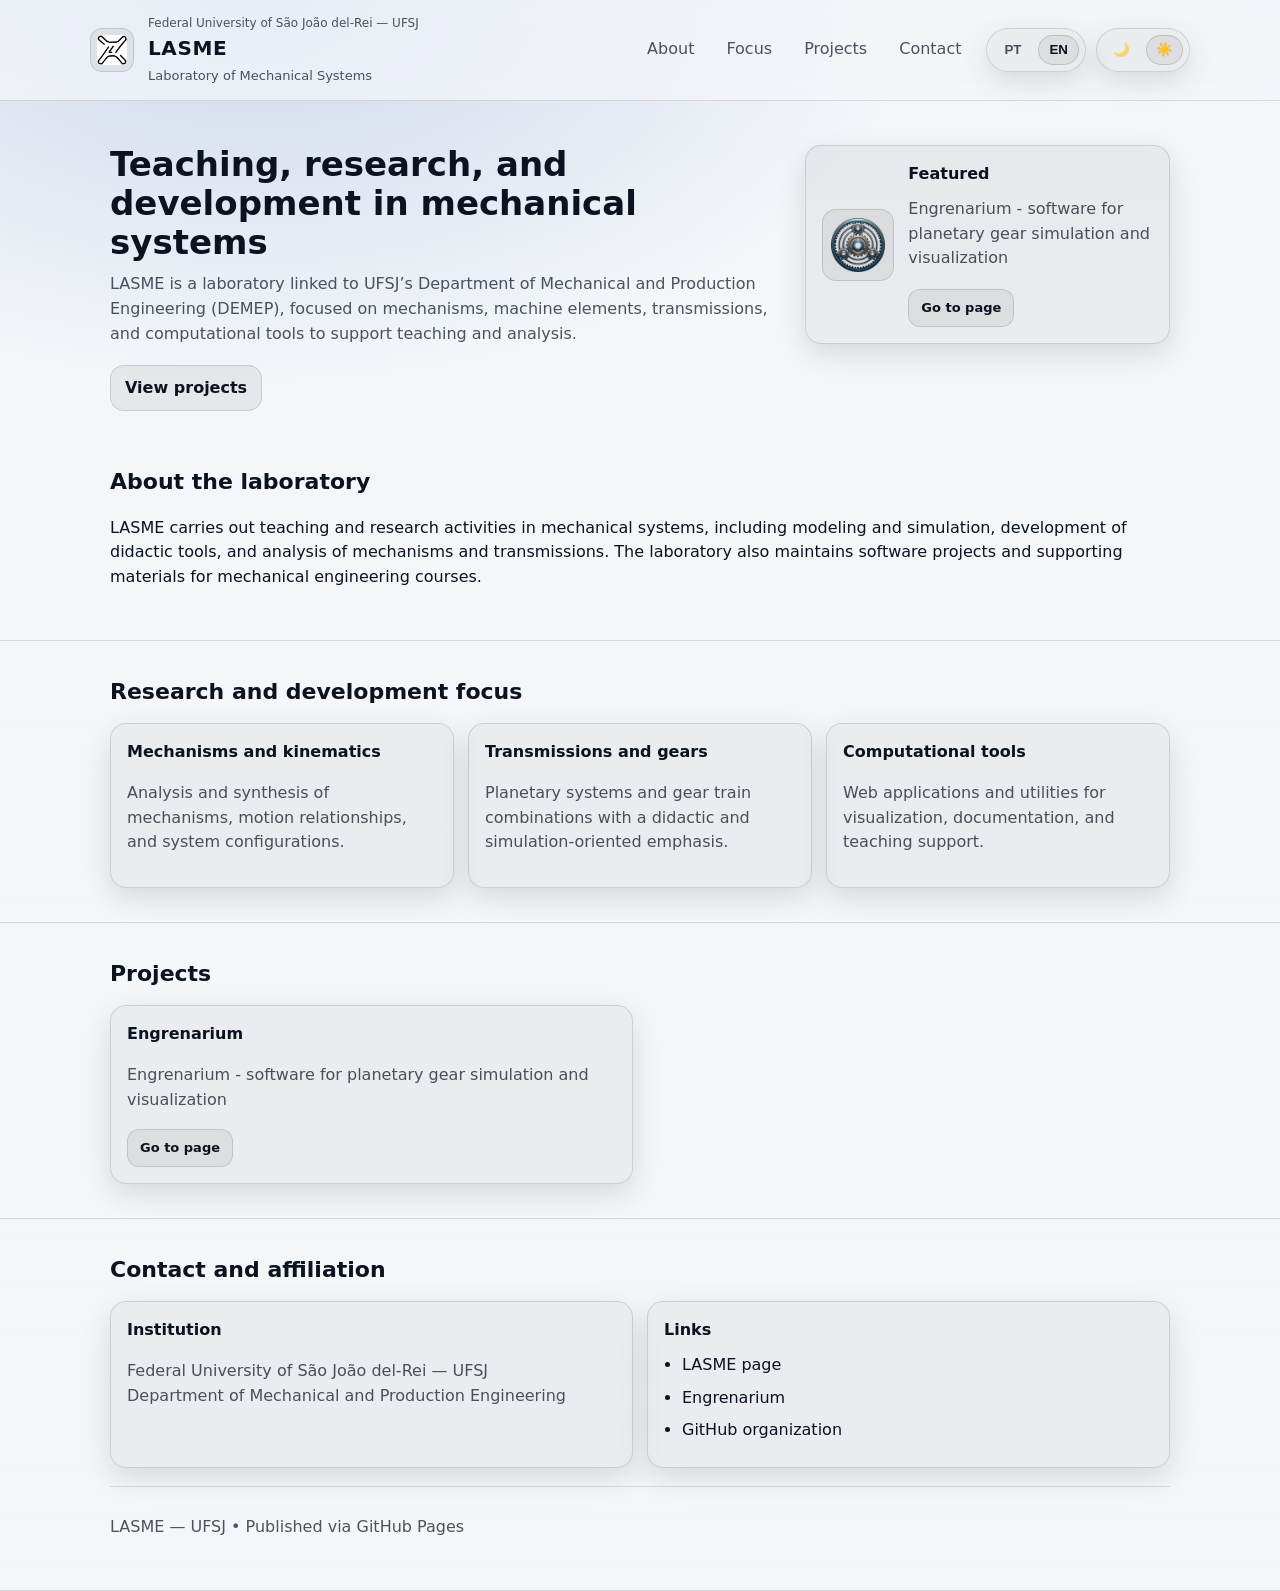
<file: index.html>
<!doctype html>
<html lang="en" data-theme="dark">
<head>
  <meta charset="utf-8" />
  <meta name="viewport" content="width=device-width, initial-scale=1" />
  <title data-i18n-text="meta_title">LASME — Laboratory of Mechanical Systems (UFSJ)</title>
  <meta
    name="description"
    data-i18n-content="meta_description"
    content="Institutional page of LASME (UFSJ): teaching, research, and development in mechanical systems, mechanisms, and transmissions."
  />
  <meta property="og:title" data-i18n-content="meta_og_title" content="LASME — Laboratory of Mechanical Systems (UFSJ)" />
  <meta property="og:description" data-i18n-content="meta_og_description" content="Projects, teaching, and research from LASME (UFSJ)." />
  <meta property="og:type" content="website" />
  <meta property="og:url" content="https://barbudenge.github.io/lasmeufsj/" />

  <link rel="stylesheet" href="./style.css" />

  <meta name="google-site-verification" content="f-KHiratsp6cwF_c8ftRJaBXjBXv_E-OHtWVuf9w9kc" />
</head>

<body>
  <a class="skip-link" href="#conteudo" data-i18n="skip">Skip to content</a>

  <header class="site-header">
    <div class="container header-grid">
      <div class="brand">
        <img class="logo" src="./assets/logo.png" alt="LASME" />
        <div class="brand-text">
          <p class="kicker" data-i18n="kicker">Federal University of São João del-Rei — UFSJ</p>
          <h1>LASME</h1>
          <p class="subtitle" data-i18n="subtitle">Laboratory of Mechanical Systems</p>
        </div>
      </div>

      <nav class="nav" aria-label="Navigation" data-i18n-aria-label="nav_label">
        <a href="#sobre" data-i18n="nav_about">About</a>
        <a href="#atuacao" data-i18n="nav_focus">Focus</a>
        <a href="#projetos" data-i18n="nav_projects">Projects</a>
        <a href="#contato" data-i18n="nav_contact">Contact</a>
      </nav>

      <!-- Controles no estilo Engrenarium -->
      <div class="toolbar" aria-label="Controls" data-i18n-aria-label="controls_label">
        <div class="pill" role="group" aria-label="Language" data-i18n-aria-label="language_label">
          <button class="pill-btn" type="button" data-lang="pt" aria-pressed="false">PT</button>
          <button class="pill-btn active" type="button" data-lang="en" aria-pressed="true">EN</button>
        </div>

        <div class="pill" role="group" aria-label="Theme" data-i18n-aria-label="theme_label">
          <button class="pill-icon" type="button" data-theme="dark" aria-label="Dark mode" data-i18n-aria-label="dark_mode" title="Dark mode" data-i18n-title="dark_mode">🌙</button>
          <button class="pill-icon" type="button" data-theme="light" aria-label="Light mode" data-i18n-aria-label="light_mode" title="Light mode" data-i18n-title="light_mode">☀️</button>
        </div>
      </div>
    </div>
  </header>

  <main id="conteudo">
    <section class="hero">
      <div class="container hero-grid">
        <div>
          <h2 data-i18n="hero_title">Teaching, research, and development in mechanical systems</h2>
          <p data-i18n="hero_text">
            LASME is a laboratory linked to UFSJ’s Department of Mechanical and Production Engineering (DEMEP), focused on mechanisms,
            machine elements, transmissions, and computational tools to support teaching and analysis.
          </p>
          <div class="cta">
            <a class="button" href="#projetos" data-i18n="cta_projects">View projects</a>
          </div>
        </div>

        <div class="card highlight">
          <img class="highlight-logo" src="./images/Logo%20Engrenarium.png" alt="Engrenarium logo" loading="lazy" decoding="async" />
          <div class="highlight-body">
            <h3 data-i18n="highlight_title">Featured</h3>
            <p class="muted" data-i18n="highlight_text">Engrenarium &#45; software for planetary gear simulation and visualization</p>
            <a class="button small" href="https://barbudenge.github.io/lasmeufsj/engrenarium" data-i18n="highlight_open">
              Go to page
            </a>
          </div>
        </div>
      </div>
    </section>

    <section id="sobre" class="section">
      <div class="container">
        <h2 data-i18n="about_title">About the laboratory</h2>
        <p data-i18n="about_text">
          LASME carries out teaching and research activities in mechanical systems, including modeling and simulation,
          development of didactic tools, and analysis of mechanisms and transmissions. The laboratory also maintains
          software projects and supporting materials for mechanical engineering courses.
        </p>
      </div>
    </section>

    <section id="atuacao" class="section alt">
      <div class="container">
        <h2 data-i18n="focus_title">Research and development focus</h2>

        <div class="grid-3">
          <article class="card">
            <h3 data-i18n="focus_1_title">Mechanisms and kinematics</h3>
            <p class="muted" data-i18n="focus_1_text">
              Analysis and synthesis of mechanisms, motion relationships, and system configurations.
            </p>
          </article>

          <article class="card">
            <h3 data-i18n="focus_2_title">Transmissions and gears</h3>
            <p class="muted" data-i18n="focus_2_text">
              Planetary systems and gear train combinations with a didactic and simulation-oriented emphasis.
            </p>
          </article>

          <article class="card">
            <h3 data-i18n="focus_3_title">Computational tools</h3>
            <p class="muted" data-i18n="focus_3_text">
              Web applications and utilities for visualization, documentation, and teaching support.
            </p>
          </article>
        </div>
      </div>
    </section>

    <section id="projetos" class="section">
      <div class="container">
        <h2 data-i18n="projects_title">Projects</h2>

        <div class="grid-2">
          <article class="card">
            <h3>Engrenarium</h3>
            <p class="muted" data-i18n="engrenarium_text">
              Engrenarium - software for planetary gear simulation and visualization
            </p>
            <div class="actions">
              <a class="button small" href="./engrenarium/" data-i18n="engrenarium_page">Go to page</a>
            </div>
          </article>
        </div>
      </div>
    </section>

    <section id="contato" class="section alt">
      <div class="container">
        <h2 data-i18n="contact_title">Contact and affiliation</h2>

        <div class="grid-2">
          <div class="card">
            <h3 data-i18n="inst_title">Institution</h3>
            <p class="muted">
              <span data-i18n="inst_line1">Federal University of São João del-Rei — UFSJ</span><br />
              <span data-i18n="inst_line2">Department of Mechanical and Production Engineering</span>
            </p>
          </div>

          <div class="card">
            <h3 data-i18n="links_title">Links</h3>
            <ul class="list">
              <li><a href="https://barbudenge.github.io/lasmeufsj/" target="_blank" rel="noopener" data-i18n="link_lasme">LASME page</a></li>
              <li><a href="https://barbudenge.github.io/engrenarium/" target="_blank" rel="noopener">Engrenarium</a></li>
              <li><a href="https://github.com/Barbudenge" target="_blank" rel="noopener" data-i18n="link_org">GitHub organization</a></li>
            </ul>
          </div>
        </div>

        <footer class="footer">
          <p class="muted" data-i18n="footer">LASME — UFSJ • Published via GitHub Pages</p>
        </footer>
      </div>
    </section>
  </main>

<script>
  const I18N = {
    pt: {
      meta_title: "LASME — Laboratório de Sistemas Mecânicos (UFSJ)",
      meta_description: "Página institucional do LASME (UFSJ): ensino, pesquisa e desenvolvimento em sistemas mecânicos, mecanismos e transmissões.",
      meta_og_title: "LASME — Laboratório de Sistemas Mecânicos (UFSJ)",
      meta_og_description: "Projetos, ensino e pesquisa do LASME (UFSJ).",
      skip: "Ir para o conteúdo",
      kicker: "Universidade Federal de São João del-Rei — UFSJ",
      subtitle: "Laboratório de Sistemas Mecânicos",
      nav_about: "Sobre",
      nav_focus: "Atuação",
      nav_projects: "Projetos",
      nav_contact: "Contato",
      nav_label: "Navegação",
      controls_label: "Controles",
      language_label: "Idioma",
      theme_label: "Tema",
      dark_mode: "Modo escuro",
      light_mode: "Modo claro",

      hero_title: "Ensino, pesquisa e desenvolvimento em sistemas mecânicos",
      hero_text: "O LASME é um laboratório vinculado ao Departamento de Engenharia Mecânica e Produção (DEMEP) da UFSJ, com foco em mecanismos, elementos de máquinas, transmissões e ferramentas computacionais para apoio didático e análise.",
      cta_projects: "Ver projetos",

      highlight_title: "Destaque",
      highlight_text: "Engrenarium - software voltado à simulação e visualização de engrenagens planetárias",
      highlight_open: "Ir para a página",

      about_title: "Sobre o laboratório",
      about_text: "O LASME desenvolve atividades de ensino e pesquisa em sistemas mecânicos, incluindo modelagem e simulação, desenvolvimento de ferramentas didáticas e análise de mecanismos e transmissões. O laboratório também mantém projetos de software e materiais de apoio para disciplinas de engenharia mecânica.",

      focus_title: "Linhas de atuação",
      focus_1_title: "Mecanismos e cinemática",
      focus_1_text: "Análise e síntese de mecanismos, relações de movimento e configurações de sistemas.",
      focus_2_title: "Transmissões e engrenagens",
      focus_2_text: "Sistemas planetários e combinações de trens de engrenagens com foco didático e de simulação.",
      focus_3_title: "Ferramentas computacionais",
      focus_3_text: "Aplicações web e utilitários para visualização, documentação e apoio ao ensino.",

      projects_title: "Projetos",
      engrenarium_text: "Engrenarium \u002D software voltado à simulação e visualização de engrenagens planetárias",
      engrenarium_page: "Ir para a página",

      contact_title: "Contato e vinculação",
      inst_title: "Instituição",
      inst_line1: "Universidade Federal de São João del-Rei — UFSJ",
      inst_line2: "Departamento de Engenharia Mecânica e Produção",
      links_title: "Links",
      link_lasme: "Página do LASME",
      link_org: "Organização no GitHub",
      footer: "LASME — UFSJ • Página mantida via GitHub Pages"
    },

    en: {
      meta_title: "LASME — Laboratory of Mechanical Systems (UFSJ)",
      meta_description: "Institutional page of LASME (UFSJ): teaching, research, and development in mechanical systems, mechanisms, and transmissions.",
      meta_og_title: "LASME — Laboratory of Mechanical Systems (UFSJ)",
      meta_og_description: "Projects, teaching, and research from LASME (UFSJ).",
      skip: "Skip to content",
      kicker: "Federal University of São João del-Rei — UFSJ",
      subtitle: "Laboratory of Mechanical Systems",
      nav_about: "About",
      nav_focus: "Focus",
      nav_projects: "Projects",
      nav_contact: "Contact",
      nav_label: "Navigation",
      controls_label: "Controls",
      language_label: "Language",
      theme_label: "Theme",
      dark_mode: "Dark mode",
      light_mode: "Light mode",

      hero_title: "Teaching, research, and development in mechanical systems",
      hero_text: "LASME is a laboratory linked to UFSJ’s Department of Mechanical and Production Engineering (DEMEP), focused on mechanisms, machine elements, transmissions, and computational tools to support teaching and analysis.",
      cta_projects: "View projects",

      highlight_title: "Featured",
      highlight_text: "Engrenarium \u002D software for planetary gear simulation and visualization",
      highlight_open: "Go to page",

      about_title: "About the laboratory",
      about_text: "LASME carries out teaching and research activities in mechanical systems, including modeling and simulation, development of didactic tools, and analysis of mechanisms and transmissions. The laboratory also maintains software projects and supporting materials for mechanical engineering courses.",

      focus_title: "Research and development focus",
      focus_1_title: "Mechanisms and kinematics",
      focus_1_text: "Analysis and synthesis of mechanisms, motion relationships, and system configurations.",
      focus_2_title: "Transmissions and gears",
      focus_2_text: "Planetary systems and gear train combinations with a didactic and simulation-oriented emphasis.",
      focus_3_title: "Computational tools",
      focus_3_text: "Web applications and utilities for visualization, documentation, and teaching support.",

      projects_title: "Projects",
      engrenarium_text: "Engrenarium \u002D software for planetary gear simulation and visualization",
      engrenarium_page: "Go to page",

      contact_title: "Contact and affiliation",
      inst_title: "Institution",
      inst_line1: "Federal University of São João del-Rei — UFSJ",
      inst_line2: "Department of Mechanical and Production Engineering",
      links_title: "Links",
      link_lasme: "LASME page",
      link_org: "GitHub organization",
      footer: "LASME — UFSJ • Published via GitHub Pages"
    }
  };

  const root = document.documentElement;
  const LANG_STORAGE_KEY = "lasme_lang_v2";
  const THEME_STORAGE_KEY = "lasme_theme";

  function syncHeaderHeight() {
    const header = document.querySelector(".site-header");
    if (!header) return;

    requestAnimationFrame(() => {
      root.style.setProperty("--header-h", `${Math.ceil(header.getBoundingClientRect().height)}px`);
    });
  }

  function applyLang(lang) {
    const dict = I18N[lang] || I18N.en;
    root.lang = (lang === "en") ? "en" : "pt-BR";
    localStorage.setItem(LANG_STORAGE_KEY, lang);

    document.querySelectorAll("[data-i18n]").forEach(el => {
      const key = el.getAttribute("data-i18n");
      if (key && dict[key]) el.textContent = dict[key];
    });

    document.querySelectorAll("[data-i18n-text]").forEach(el => {
      const key = el.getAttribute("data-i18n-text");
      if (key && dict[key]) el.textContent = dict[key];
    });

    document.querySelectorAll("[data-i18n-content]").forEach(el => {
      const key = el.getAttribute("data-i18n-content");
      if (key && dict[key]) el.setAttribute("content", dict[key]);
    });

    document.querySelectorAll("[data-i18n-aria-label]").forEach(el => {
      const key = el.getAttribute("data-i18n-aria-label");
      if (key && dict[key]) el.setAttribute("aria-label", dict[key]);
    });

    document.querySelectorAll("[data-i18n-title]").forEach(el => {
      const key = el.getAttribute("data-i18n-title");
      if (key && dict[key]) el.setAttribute("title", dict[key]);
    });

    document.querySelectorAll("button[data-lang]").forEach(btn => {
      const on = btn.dataset.lang === lang;
      btn.classList.toggle("active", on);
      btn.setAttribute("aria-pressed", on ? "true" : "false");
    });

    syncHeaderHeight();
  }

  function applyTheme(theme) {
    const t = (theme === "light") ? "light" : "dark";
    root.setAttribute("data-theme", t);
    localStorage.setItem(THEME_STORAGE_KEY, t);

    document.querySelectorAll("button[data-theme]").forEach(btn => {
      btn.classList.toggle("active", btn.dataset.theme === t);
    });

    syncHeaderHeight();
  }

  document.addEventListener("DOMContentLoaded", () => {
    const header = document.querySelector(".site-header");

    document.querySelectorAll("button[data-lang]").forEach(btn => {
      btn.addEventListener("click", () => applyLang(btn.dataset.lang));
    });
    document.querySelectorAll("button[data-theme]").forEach(btn => {
      btn.addEventListener("click", () => applyTheme(btn.dataset.theme));
    });

    applyLang(localStorage.getItem(LANG_STORAGE_KEY) || "en");
    applyTheme(localStorage.getItem(THEME_STORAGE_KEY) || "light");

    syncHeaderHeight();
    window.addEventListener("resize", syncHeaderHeight);

    if ("ResizeObserver" in window && header) {
      new ResizeObserver(syncHeaderHeight).observe(header);
    }
  });
</script>
</file>
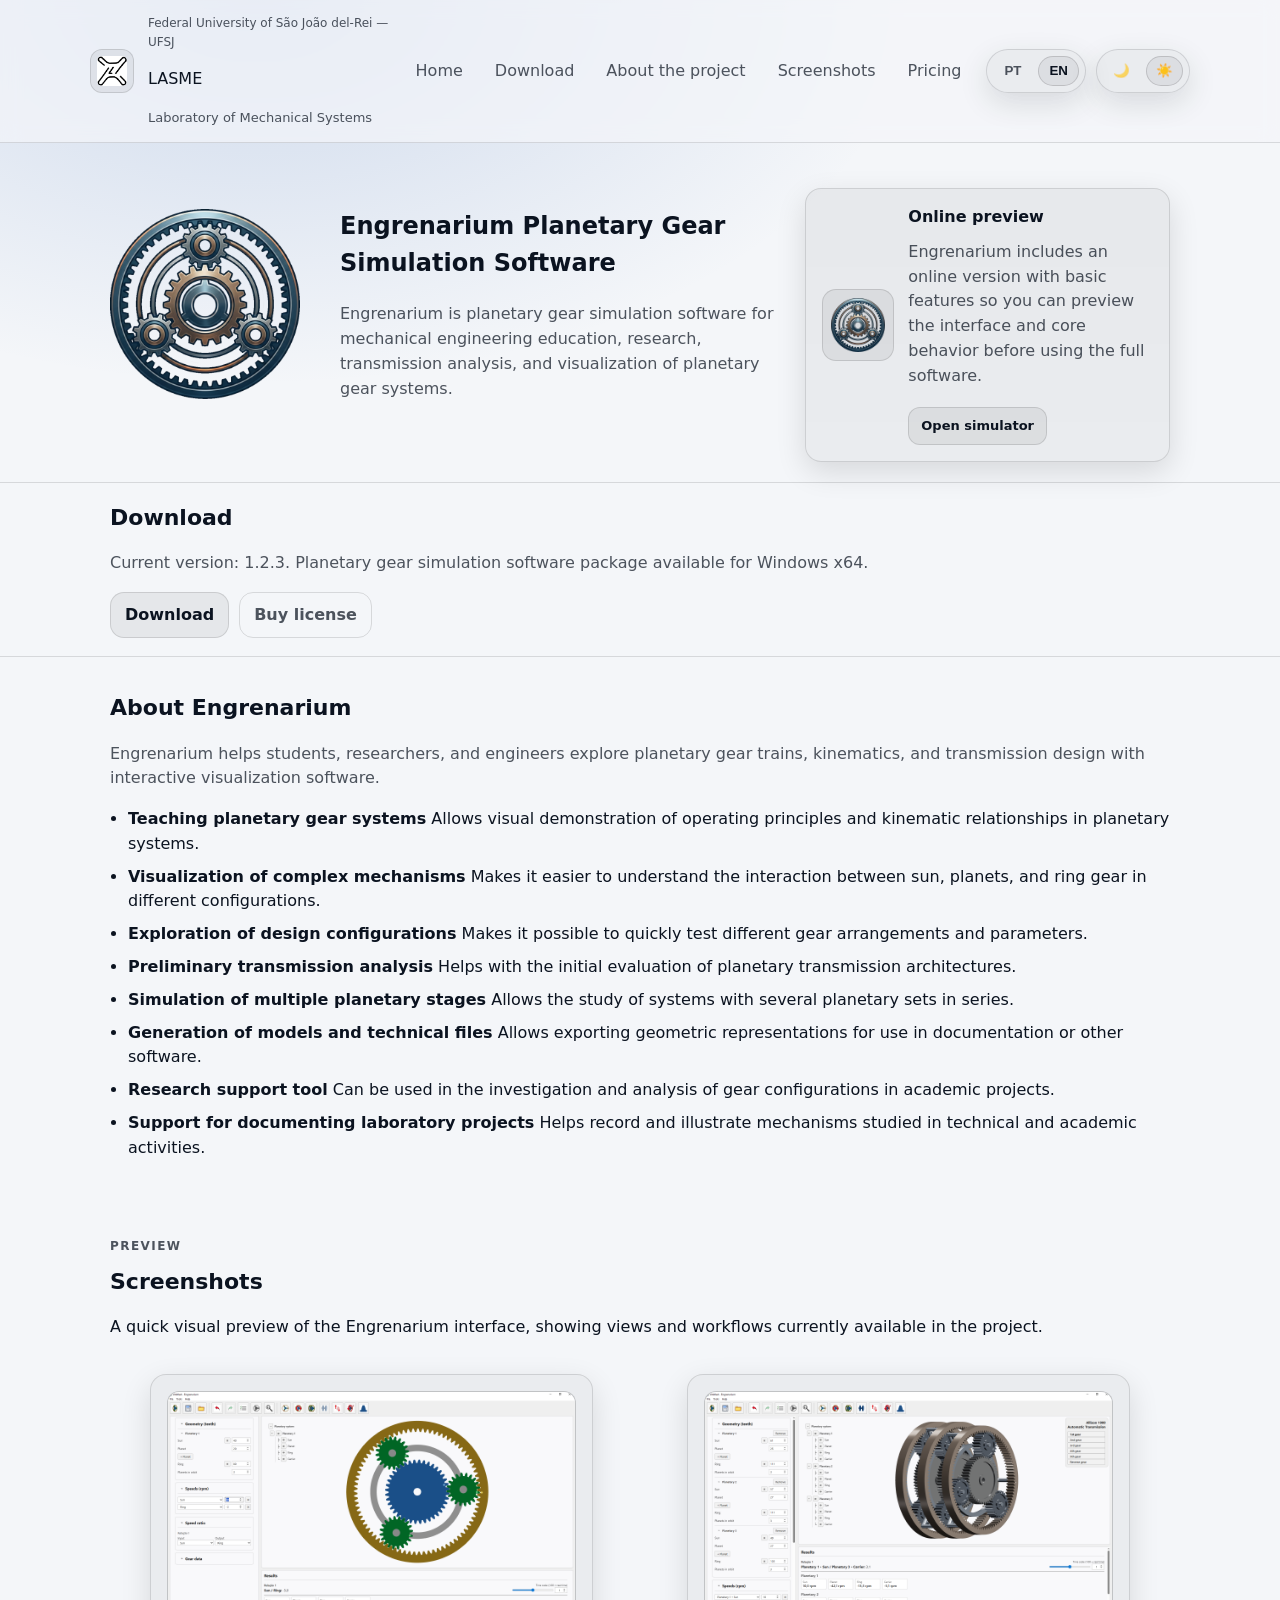
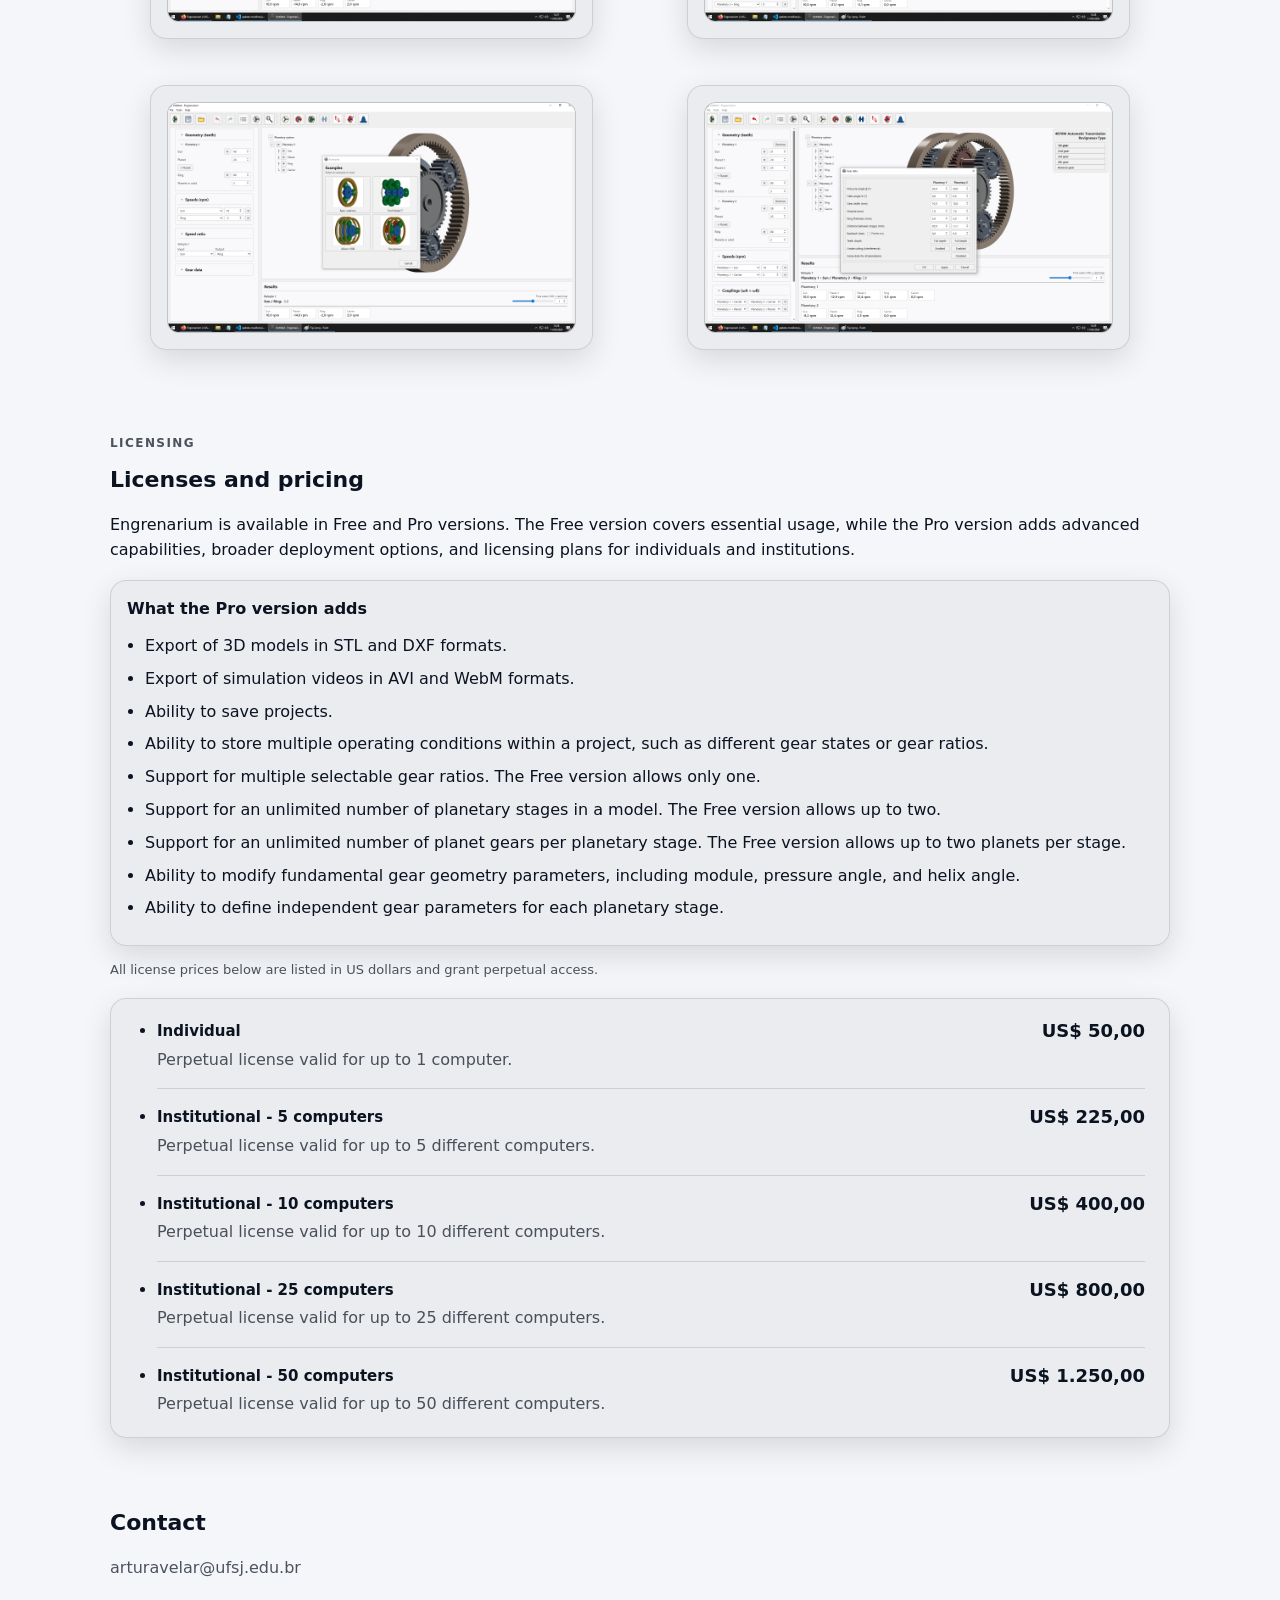
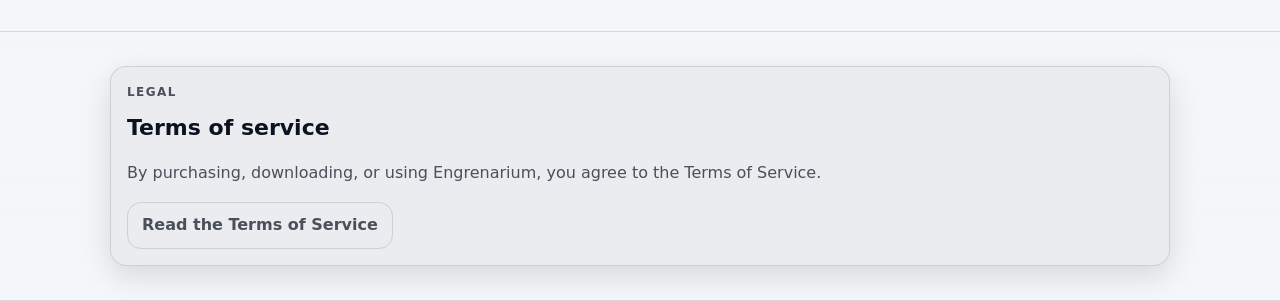
<file: engrenarium/index.html>
<!doctype html>
<html lang="en" data-theme="dark">
<head>
  <meta charset="utf-8" />
  <meta name="viewport" content="width=device-width, initial-scale=1" />
  <title data-i18n-text="meta_title">Engrenarium | Planetary Gear Simulation Software</title>
  <meta name="description" data-i18n-content="meta_description" content="Engrenarium is planetary gear simulation software for engineering education, research, visualization, and analysis of planetary gear systems." />
  <meta name="robots" content="index, follow" />
  <link rel="canonical" href="https://barbudenge.github.io/lasmeufsj/engrenarium/" />
  <link rel="alternate" hreflang="en" href="https://barbudenge.github.io/lasmeufsj/engrenarium/" />
  <link rel="alternate" hreflang="pt-BR" href="https://barbudenge.github.io/lasmeufsj/engrenarium/pt-br/" />
  <link rel="alternate" hreflang="x-default" href="https://barbudenge.github.io/lasmeufsj/engrenarium/" />
  <meta property="og:title" data-i18n-content="meta_og_title" content="Engrenarium | Planetary Gear Simulation Software" />
  <meta property="og:description" data-i18n-content="meta_og_description" content="Planetary gear simulation software for mechanical engineering education, research, transmission analysis, and design visualization." />
  <meta property="og:type" content="website" />
  <meta property="og:url" content="https://barbudenge.github.io/lasmeufsj/engrenarium/" />
  <meta property="og:site_name" content="Engrenarium" />
  <meta property="og:locale" content="en_US" />
  <meta property="og:locale:alternate" content="pt_BR" />
  <meta property="og:image" content="https://barbudenge.github.io/lasmeufsj/images/Logo%20Engrenarium.png" />
  <meta name="twitter:card" content="summary_large_image" />
  <meta name="twitter:title" data-i18n-content="meta_og_title" content="Engrenarium | Planetary Gear Simulation Software" />
  <meta name="twitter:description" data-i18n-content="meta_og_description" content="Planetary gear simulation software for mechanical engineering education, research, transmission analysis, and design visualization." />
  <meta name="twitter:image" content="https://barbudenge.github.io/lasmeufsj/images/Logo%20Engrenarium.png" />

  <script async src="https://www.googletagmanager.com/gtag/js?id=G-FJPKSBEZR2"></script>
  <script>
    window.dataLayer = window.dataLayer || [];
    function gtag(){dataLayer.push(arguments);}
    gtag('js', new Date());
    gtag('config', 'G-FJPKSBEZR2');
  </script>

  <link rel="stylesheet" href="../style.css" />
  <script type="application/ld+json">
    {
      "@context": "https://schema.org",
      "@graph": [
        {
          "@type": "WebPage",
          "name": "Engrenarium | Planetary Gear Simulation Software",
          "url": "https://barbudenge.github.io/lasmeufsj/engrenarium/",
          "inLanguage": "en"
        },
        {
          "@type": "SoftwareApplication",
          "name": "Engrenarium",
          "url": "https://barbudenge.github.io/lasmeufsj/engrenarium/",
          "image": "https://barbudenge.github.io/lasmeufsj/images/Logo%20Engrenarium.png",
          "description": "Planetary gear simulation software for engineering education, research, visualization, and analysis of planetary gear systems.",
          "applicationCategory": "EngineeringApplication",
          "operatingSystem": ["Windows x64", "Web Browser"],
          "softwareVersion": "1.2.3",
          "downloadUrl": "https://barbudenge.github.io/lasmeufsj/engrenarium/Engrenarium_x64-setup.zip",
          "author": {
            "@type": "Person",
            "name": "Artur Henrique de Freitas Avelar"
          },
          "inLanguage": ["en", "pt-BR"]
        }
      ]
    }
  </script>
</head>

<body>
  <a class="skip-link" href="#conteudo" data-i18n="skip">Skip to content</a>

  <header class="site-header">
    <div class="container header-grid">
      <div class="brand">
        <img class="logo" src="../assets/logo.png" alt="LASME" />
        <div class="brand-text">
          <p class="kicker" data-i18n="kicker">Federal University of São João del-Rei — UFSJ</p>
          <p class="brand-name">LASME</p>
          <p class="subtitle" data-i18n="subtitle">Laboratory of Mechanical Systems</p>
        </div>
      </div>

      <nav class="nav" aria-label="Navigation" data-i18n-aria-label="nav_label">
        <a href="../" data-i18n="nav_home">Home</a>
        <a href="#download" data-i18n="nav_download">Download</a>
        <a href="#sobre" data-i18n="nav_about">About the project</a>
        <a href="#screenshots" data-i18n="nav_screenshots">Screenshots</a>
        <a href="#pricing" data-i18n="nav_pricing">Pricing</a>
      </nav>

      <div class="toolbar" aria-label="Controls" data-i18n-aria-label="controls_label">
        <div class="pill" role="group" aria-label="Language" data-i18n-aria-label="language_label">
          <button class="pill-btn" type="button" data-lang="pt" aria-pressed="false">PT</button>
          <button class="pill-btn active" type="button" data-lang="en" aria-pressed="true">EN</button>
        </div>

        <div class="pill" role="group" aria-label="Theme" data-i18n-aria-label="theme_label">
          <button class="pill-icon" type="button" data-theme="dark" aria-label="Dark mode" data-i18n-aria-label="dark_mode" title="Dark mode" data-i18n-title="dark_mode">🌙</button>
          <button class="pill-icon" type="button" data-theme="light" aria-label="Light mode" data-i18n-aria-label="light_mode" title="Light mode" data-i18n-title="light_mode">☀️</button>
        </div>
      </div>
    </div>
  </header>

  <main id="conteudo">
    <section class="hero">
      <div class="container hero-grid">
        <div class="hero-intro">
          <img class="hero-logo" src="../images/Logo%20Engrenarium.png" alt="Engrenarium logo" loading="lazy" decoding="async" />
          <div>
            <h1 data-i18n="hero_title">Engrenarium Planetary Gear Simulation Software</h1>
            <p data-i18n="hero_text">
              Engrenarium is planetary gear simulation software for mechanical engineering education, research, transmission analysis, and visualization of planetary gear systems.
            </p>
          </div>
        </div>

        <div class="card highlight">
          <img class="highlight-logo" src="../images/Logo%20Engrenarium.png" alt="Engrenarium logo" loading="lazy" decoding="async" />
          <div class="highlight-body">
            <h3 data-i18n="highlight_title">Online preview</h3>
            <p class="muted" data-i18n="highlight_text">
              Engrenarium includes an online version with basic features so you can preview the interface and core behavior before using the full software.
            </p>
            <div class="actions">
              <a class="button small" href="https://barbudenge.github.io/engrenarium/" target="_blank" rel="noopener" data-i18n="cta_open">Open simulator</a>
            </div>
          </div>
        </div>
      </div>
    </section>

    <section id="download" class="section section-divider download-section">
      <div class="container">
        <h2 data-i18n="download_title">Download</h2>
        <p class="muted" data-i18n="download_info">Current version: 1.2.3. Planetary gear simulation software package available for Windows x64.</p>
        <div class="actions">
          <a
            id="engrenarium-download-link"
            class="button"
            href="./Engrenarium_x64-setup.zip"
            download="Engrenarium_x64-setup.zip"
            data-i18n="download_cta"
            data-analytics-download="engrenarium-download"
          >Download</a>
          <a class="button ghost" href="https://checkout.dodopayments.com/buy/pdc_0NadSIPTYSFDWyQCNvN3k" target="_blank" rel="noopener" data-i18n="buy_license_cta">Buy license</a>
        </div>
      </div>
    </section>

    <section id="sobre" class="section">
      <div class="container">
        <h2 data-i18n="about_title">About Engrenarium</h2>
        <p class="muted" data-i18n="about_intro">
          Engrenarium helps students, researchers, and engineers explore planetary gear trains, kinematics, and transmission design with interactive visualization software.
        </p>
        <ul class="list project-list">
          <li><strong data-i18n="about_1_title">Teaching planetary gear systems</strong> <span data-i18n="about_1_text">Allows visual demonstration of operating principles and kinematic relationships in planetary systems.</span></li>
          <li><strong data-i18n="about_2_title">Visualization of complex mechanisms</strong> <span data-i18n="about_2_text">Makes it easier to understand the interaction between sun, planets, and ring gear in different configurations.</span></li>
          <li><strong data-i18n="about_3_title">Exploration of design configurations</strong> <span data-i18n="about_3_text">Makes it possible to quickly test different gear arrangements and parameters.</span></li>
          <li><strong data-i18n="about_4_title">Preliminary transmission analysis</strong> <span data-i18n="about_4_text">Helps with the initial evaluation of planetary transmission architectures.</span></li>
          <li><strong data-i18n="about_5_title">Simulation of multiple planetary stages</strong> <span data-i18n="about_5_text">Allows the study of systems with several planetary sets in series.</span></li>
          <li><strong data-i18n="about_6_title">Generation of models and technical files</strong> <span data-i18n="about_6_text">Allows exporting geometric representations for use in documentation or other software.</span></li>
          <li><strong data-i18n="about_7_title">Research support tool</strong> <span data-i18n="about_7_text">Can be used in the investigation and analysis of gear configurations in academic projects.</span></li>
          <li><strong data-i18n="about_8_title">Support for documenting laboratory projects</strong> <span data-i18n="about_8_text">Helps record and illustrate mechanisms studied in technical and academic activities.</span></li>
        </ul>
      </div>
    </section>

    <section id="screenshots" class="section">
      <div class="container">
        <p class="eyebrow" data-i18n="screenshots_eyebrow">Preview</p>
        <h2 data-i18n="screenshots_title">Screenshots</h2>
        <p data-i18n="screenshots_intro">
          A quick visual preview of the Engrenarium interface, showing views and workflows currently available in the project.
        </p>

        <div class="screenshot-grid">
          <figure class="card screenshot-card">
            <button class="screenshot-frame" type="button" data-screenshot="./Figs/Fig%201.png">
              <img src="./Figs/Fig%201.png" alt="Engrenarium screenshot 1" loading="lazy" decoding="async" />
            </button>
          </figure>

          <figure class="card screenshot-card">
            <button class="screenshot-frame" type="button" data-screenshot="./Figs/Fig%202.png">
              <img src="./Figs/Fig%202.png" alt="Engrenarium screenshot 2" loading="lazy" decoding="async" />
            </button>
          </figure>

          <figure class="card screenshot-card">
            <button class="screenshot-frame" type="button" data-screenshot="./Figs/Fig%203.png">
              <img src="./Figs/Fig%203.png" alt="Engrenarium screenshot 3" loading="lazy" decoding="async" />
            </button>
          </figure>

          <figure class="card screenshot-card">
            <button class="screenshot-frame" type="button" data-screenshot="./Figs/Fig%204.png">
              <img src="./Figs/Fig%204.png" alt="Engrenarium screenshot 4" loading="lazy" decoding="async" />
            </button>
          </figure>
        </div>
      </div>
    </section>

    <section id="pricing" class="section">
      <div class="container">
        <p class="eyebrow" data-i18n="pricing_eyebrow">Licensing</p>
        <h2 data-i18n="pricing_title">Licenses and pricing</h2>
        <p data-i18n="pricing_intro">
          Engrenarium is available in Free and Pro versions. The Free version covers essential usage, while the Pro version adds advanced capabilities, broader deployment options, and licensing plans for individuals and institutions.
        </p>
        <div class="card pro-features">
          <h3 data-i18n="pro_title">What the Pro version adds</h3>
          <!--
          <p class="muted" data-i18n="pro_intro">
            The PRO version of Engrenarium provides access to advanced features that extend the capabilities of the software beyond those available in the Free version. These features include:
          </p>
          -->
          <ul class="list pro-list">
            <li data-i18n="pro_feature_1">Export of 3D models in STL and DXF formats.</li>
            <li data-i18n="pro_feature_2">Export of simulation videos in AVI and WebM formats.</li>
            <li data-i18n="pro_feature_3">Ability to save projects.</li>
            <li data-i18n="pro_feature_4">Ability to store multiple operating conditions within a project (e.g., different gear states or gear ratios).</li>
            <li data-i18n="pro_feature_5">Support for multiple selectable gear ratios (Free version allows only one).</li>
            <li data-i18n="pro_feature_6">Support for an unlimited number of planetary stages in a model. The Free version allows up to two.</li>
            <li data-i18n="pro_feature_7">Support for an unlimited number of planet gears per planetary stage. The Free version allows up to two planets per stage.</li>
            <li data-i18n="pro_feature_8">Ability to modify fundamental gear geometry parameters, including module, pressure angle, and helix angle.</li>
            <li data-i18n="pro_feature_9">Ability to define independent gear parameters for each planetary stage.</li>
          </ul>
        </div>
        <p class="note" data-i18n="pricing_note">All license prices below are listed in US dollars and grant perpetual access.</p>
        <p class="pricing-highlight" data-lang-block="pt" hidden>Para brasileiros, entre em contato para descontos na compra de licenças.</p>

        <div class="card pricing-list-card">
          <ul class="pricing-list" aria-label="License plans">
            <li class="pricing-item">
              <div class="pricing-item-main">
                <p class="pricing-item-label">
                  <span class="pricing-item-title" data-i18n="pricing_1_title">Individual</span>
                  <span class="muted pricing-item-text" data-i18n="pricing_1_text">Perpetual license valid for up to 1 computer.</span>
                </p>
                <p class="pricing-item-price">US$ 50,00</p>
              </div>
            </li>

            <li class="pricing-item">
              <div class="pricing-item-main">
                <p class="pricing-item-label">
                  <span class="pricing-item-title" data-i18n="pricing_2_title">Institutional - 5 computers</span>
                  <span class="muted pricing-item-text" data-i18n="pricing_2_text">Perpetual license valid for up to 5 different computers.</span>
                </p>
                <p class="pricing-item-price">US$ 225,00</p>
              </div>
            </li>

            <li class="pricing-item">
              <div class="pricing-item-main">
                <p class="pricing-item-label">
                  <span class="pricing-item-title" data-i18n="pricing_3_title">Institutional - 10 computers</span>
                  <span class="muted pricing-item-text" data-i18n="pricing_3_text">Perpetual license valid for up to 10 different computers.</span>
                </p>
                <p class="pricing-item-price">US$ 400,00</p>
              </div>
            </li>

            <li class="pricing-item">
              <div class="pricing-item-main">
                <p class="pricing-item-label">
                  <span class="pricing-item-title" data-i18n="pricing_4_title">Institutional - 25 computers</span>
                  <span class="muted pricing-item-text" data-i18n="pricing_4_text">Perpetual license valid for up to 25 different computers.</span>
                </p>
                <p class="pricing-item-price">US$ 800,00</p>
              </div>
            </li>

            <li class="pricing-item">
              <div class="pricing-item-main">
                <p class="pricing-item-label">
                  <span class="pricing-item-title" data-i18n="pricing_5_title">Institutional - 50 computers</span>
                  <span class="muted pricing-item-text" data-i18n="pricing_5_text">Perpetual license valid for up to 50 different computers.</span>
                </p>
                <p class="pricing-item-price">US$ 1.250,00</p>
              </div>
            </li>
          </ul>
        </div>
      </div>
    </section>

    <section class="section">
      <div class="container">
        <h2 data-i18n="pricing_contact_title">Contact</h2>
        <p class="muted"><a href="mailto:arturavelar@ufsj.edu.br">arturavelar@ufsj.edu.br</a></p>
      </div>
    </section>

    <section class="section alt">
      <div class="container">
        <div class="card legal-cta">
          <p class="eyebrow" data-i18n="legal_eyebrow">Legal</p>
          <h2 data-i18n="legal_title">Terms of service</h2>
          <p class="muted" data-i18n="terms_notice">
            By purchasing, downloading, or using Engrenarium, you agree to the Terms of Service.
          </p>
          <div class="actions">
            <a class="button ghost" href="./terms-of-service/" data-i18n="terms_link">Read the Terms of Service</a>
          </div>
        </div>
      </div>
    </section>
  </main>

  <div class="lightbox" hidden aria-hidden="true">
    <div class="lightbox-backdrop" data-lightbox-close></div>
    <div class="lightbox-dialog" role="dialog" aria-modal="true" aria-label="Screenshot preview" data-i18n-aria-label="lightbox_label">
      <button class="lightbox-close" type="button" aria-label="Close preview" data-i18n-aria-label="lightbox_close">×</button>
      <img class="lightbox-image" alt="" />
    </div>
  </div>

  <script>
    const I18N = {
      pt: {
        meta_title: "Engrenarium | Software de Simulação de Engrenagens Planetárias",
        meta_description: "Engrenarium é um software de simulação de engrenagens planetárias para ensino, pesquisa, visualização e análise em engenharia mecânica.",
        meta_og_title: "Engrenarium | Software de Simulação de Engrenagens Planetárias",
        meta_og_description: "Software de engrenagens planetárias para ensino, pesquisa, análise de transmissões e visualização em engenharia mecânica.",
        skip: "Ir para o conteúdo",
        kicker: "Universidade Federal de São João del-Rei — UFSJ",
        subtitle: "Laboratório de Sistemas Mecânicos",
        nav_home: "Início",
        nav_download: "Download",
        nav_about: "Sobre o projeto",
        nav_screenshots: "Screenshots",
        nav_pricing: "Licenças",
        nav_label: "Navegação",
        controls_label: "Controles",
        language_label: "Idioma",
        theme_label: "Tema",
        dark_mode: "Modo escuro",
        light_mode: "Modo claro",
        hero_title: "Engrenarium - software de simulação de engrenagens planetárias",
        hero_text: "O Engrenarium é um software de simulação de engrenagens planetárias para ensino, pesquisa, análise de transmissões e visualização de sistemas planetários em engenharia mecânica.",
        cta_open: "Abrir simulador",
        highlight_title: "Preview online",
        highlight_text: "O Engrenarium inclui uma versão online com recursos básicos para que você possa visualizar a interface e o comportamento principal antes de usar o software completo.",
        about_title: "Sobre o Engrenarium",
        about_intro: "O Engrenarium ajuda estudantes, pesquisadores e engenheiros a explorar trens de engrenagens planetárias, cinemática e projeto de transmissões com software de visualização interativa.",
        about_1_title: "Ensino de sistemas de engrenagens planetárias",
        about_1_text: "Permite demonstrar visualmente princípios de funcionamento e relações cinemáticas em sistemas planetários.",
        about_2_title: "Visualização de mecanismos complexos",
        about_2_text: "Facilita a compreensão da interação entre solar, planetas e anelar em diferentes configurações.",
        about_3_title: "Exploração de configurações de projeto",
        about_3_text: "Possibilita testar rapidamente diferentes arranjos e parâmetros de engrenagens.",
        about_4_title: "Análise preliminar de transmissões",
        about_4_text: "Auxilia na avaliação inicial de arquiteturas de transmissões planetárias.",
        about_5_title: "Simulação de múltiplos estágios planetários",
        about_5_text: "Permite estudar sistemas com vários conjuntos planetários em série.",
        about_6_title: "Geração de modelos e arquivos técnicos",
        about_6_text: "Permite exportar representações geométricas para uso em documentação ou outros softwares.",
        about_7_title: "Ferramenta de apoio à pesquisa",
        about_7_text: "Pode ser utilizada na investigação e análise de configurações de engrenagens em projetos acadêmicos.",
        about_8_title: "Apoio à documentação de projetos do laboratório",
        about_8_text: "Ajuda a registrar e ilustrar mecanismos estudados em atividades técnicas e acadêmicas.",
        download_title: "Download",
        download_info: "Versão atual: 1.2.3. Pacote do software de simulação de engrenagens planetárias disponível para Windows x64.",
        download_cta: "Download",
        buy_license_cta: "Comprar licença",
        screenshots_eyebrow: "Prévia",
        screenshots_title: "Screenshots",
        screenshots_intro: "Uma prévia visual rápida da interface do Engrenarium, mostrando vistas e fluxos de trabalho atualmente disponíveis no projeto.",
        lightbox_label: "Visualização ampliada da imagem",
        lightbox_close: "Fechar visualização",
        pricing_eyebrow: "Licenciamento",
        pricing_title: "Licenças e preços",
        pricing_intro: "O Engrenarium está disponível nas versões Free e Pro. A versão Free cobre o uso essencial, enquanto a versão Pro adiciona recursos avançados, opções mais amplas de implantação e planos de licença para usuários individuais e instituições.",
        pro_title: "O que a versão Pro adiciona",
        // pro_intro: "A versão PRO do Engrenarium oferece acesso a recursos avançados que ampliam as capacidades do software além do que está disponível na versão Free. Esses recursos incluem:",
        pro_feature_1: "Exportação de modelos 3D nos formatos STL e DXF.",
        pro_feature_2: "Exportação de vídeos de simulação nos formatos AVI e WebM.",
        pro_feature_3: "Capacidade de salvar projetos.",
        pro_feature_4: "Capacidade de armazenar múltiplas condições de operação dentro de um projeto, como diferentes estados de engrenagem ou diferentes relações de transmissão.",
        pro_feature_5: "Suporte a múltiplas relações de transmissão selecionáveis. A versão Free permite apenas uma.",
        pro_feature_6: "Suporte a um número ilimitado de estágios planetários em um modelo (Versão Free permite até dois).",
        pro_feature_7: "Suporte a um número ilimitado de engrenagens planetas por estágio planetário. (Versão Free permite até duas planetas por estágio).",
        pro_feature_8: "Capacidade de modificar parâmetros fundamentais da geometria das engrenagens, incluindo módulo, ângulo de pressão e ângulo de hélice.",
        pro_feature_9: "Capacidade de definir parâmetros independentes das engrenagens para cada estágio planetário.",
        pricing_note: "Todos os preços abaixo estão em dólares americanos e concedem acesso perpétuo.",
        pricing_1_title: "Individual",
        pricing_1_text: "Licença perpétua válida para até 1 computador.",
        pricing_2_title: "Institucional - 5 computadores",
        pricing_2_text: "Licença perpétua válida para até 5 computadores diferentes.",
        pricing_3_title: "Institucional - 10 computadores",
        pricing_3_text: "Licença perpétua válida para até 10 computadores diferentes.",
        pricing_4_title: "Institucional - 25 computadores",
        pricing_4_text: "Licença perpétua válida para até 25 computadores diferentes.",
        pricing_5_title: "Institucional - 50 computadores",
        pricing_5_text: "Licença perpétua válida para até 50 computadores diferentes.",
        pricing_contact_title: "Contato",
        legal_eyebrow: "Legal",
        legal_title: "Termos de serviço",
        terms_notice: "Ao adquirir, baixar ou utilizar o Engrenarium, você concorda com os Termos de Serviço.",
        terms_link: "Ler Termos de Serviço"
      },
      en: {
        meta_title: "Engrenarium | Planetary Gear Simulation Software",
        meta_description: "Engrenarium is planetary gear simulation software for engineering education, research, visualization, and analysis of planetary gear systems.",
        meta_og_title: "Engrenarium | Planetary Gear Simulation Software",
        meta_og_description: "Planetary gear simulation software for mechanical engineering education, research, transmission analysis, and design visualization.",
        skip: "Skip to content",
        kicker: "Federal University of São João del-Rei — UFSJ",
        subtitle: "Laboratory of Mechanical Systems",
        nav_home: "Home",
        nav_download: "Download",
        nav_about: "About the project",
        nav_screenshots: "Screenshots",
        nav_pricing: "Pricing",
        nav_label: "Navigation",
        controls_label: "Controls",
        language_label: "Language",
        theme_label: "Theme",
        dark_mode: "Dark mode",
        light_mode: "Light mode",
        hero_title: "Engrenarium Planetary Gear Simulation Software",
        hero_text: "Engrenarium is planetary gear simulation software for mechanical engineering education, research, transmission analysis, and visualization of planetary gear systems.",
        cta_open: "Open simulator",
        highlight_title: "Online preview",
        highlight_text: "Engrenarium includes an online version with basic features so you can preview the interface and core behavior before using the full software.",
        about_title: "About Engrenarium",
        about_intro: "Engrenarium helps students, researchers, and engineers explore planetary gear trains, kinematics, and transmission design with interactive visualization software.",
        about_1_title: "Teaching planetary gear systems",
        about_1_text: "Allows visual demonstration of operating principles and kinematic relationships in planetary systems.",
        about_2_title: "Visualization of complex mechanisms",
        about_2_text: "Makes it easier to understand the interaction between sun, planets, and ring gear in different configurations.",
        about_3_title: "Exploration of design configurations",
        about_3_text: "Makes it possible to quickly test different gear arrangements and parameters.",
        about_4_title: "Preliminary transmission analysis",
        about_4_text: "Helps with the initial evaluation of planetary transmission architectures.",
        about_5_title: "Simulation of multiple planetary stages",
        about_5_text: "Allows the study of systems with several planetary sets in series.",
        about_6_title: "Generation of models and technical files",
        about_6_text: "Allows exporting geometric representations for use in documentation or other software.",
        about_7_title: "Research support tool",
        about_7_text: "Can be used in the investigation and analysis of gear configurations in academic projects.",
        about_8_title: "Support for documenting laboratory projects",
        about_8_text: "Helps record and illustrate mechanisms studied in technical and academic activities.",
        download_title: "Download",
        download_info: "Current version: 1.2.3. Planetary gear simulation software package available for Windows x64.",
        download_cta: "Download",
        buy_license_cta: "Buy license",
        screenshots_eyebrow: "Preview",
        screenshots_title: "Screenshots",
        screenshots_intro: "A quick visual preview of the Engrenarium interface, showing views and workflows currently available in the project.",
        lightbox_label: "Expanded image preview",
        lightbox_close: "Close preview",
        pricing_eyebrow: "Licensing",
        pricing_title: "Licenses and pricing",
        pricing_intro: "Engrenarium is available in Free and Pro versions. The Free version covers essential usage, while the Pro version adds advanced capabilities, broader deployment options, and licensing plans for individuals and institutions.",
        pro_title: "What the Pro version adds",
        // pro_intro: "The PRO version of Engrenarium provides access to advanced features that extend the capabilities of the software beyond those available in the Free version. These features include:",
        pro_feature_1: "Export of 3D models in STL and DXF formats.",
        pro_feature_2: "Export of simulation videos in AVI and WebM formats.",
        pro_feature_3: "Ability to save projects.",
        pro_feature_4: "Ability to store multiple operating conditions within a project, such as different gear states or gear ratios.",
        pro_feature_5: "Support for multiple selectable gear ratios. The Free version allows only one.",
        pro_feature_6: "Support for an unlimited number of planetary stages in a model. The Free version allows up to two.",
        pro_feature_7: "Support for an unlimited number of planet gears per planetary stage. The Free version allows up to two planets per stage.",
        pro_feature_8: "Ability to modify fundamental gear geometry parameters, including module, pressure angle, and helix angle.",
        pro_feature_9: "Ability to define independent gear parameters for each planetary stage.",
        pricing_note: "All license prices below are listed in US dollars and grant perpetual access.",
        pricing_1_title: "Individual",
        pricing_1_text: "Perpetual license valid for up to 1 computer.",
        pricing_2_title: "Institutional - 5 computers",
        pricing_2_text: "Perpetual license valid for up to 5 different computers.",
        pricing_3_title: "Institutional - 10 computers",
        pricing_3_text: "Perpetual license valid for up to 10 different computers.",
        pricing_4_title: "Institutional - 25 computers",
        pricing_4_text: "Perpetual license valid for up to 25 different computers.",
        pricing_5_title: "Institutional - 50 computers",
        pricing_5_text: "Perpetual license valid for up to 50 different computers.",
        pricing_contact_title: "Contact",
        legal_eyebrow: "Legal",
        legal_title: "Terms of service",
        terms_notice: "By purchasing, downloading, or using Engrenarium, you agree to the Terms of Service.",
        terms_link: "Read the Terms of Service"
      }
    };

    const root = document.documentElement;
    const THEME_STORAGE_KEY = "lasme_theme";
    const PAGE_LANG = "en";
    const LANG_URLS = {
      en: "https://barbudenge.github.io/lasmeufsj/engrenarium/",
      pt: "https://barbudenge.github.io/lasmeufsj/engrenarium/pt-br/"
    };

    function syncHeaderHeight() {
      const header = document.querySelector(".site-header");
      if (!header) return;

      requestAnimationFrame(() => {
        root.style.setProperty("--header-h", `${Math.ceil(header.getBoundingClientRect().height)}px`);
      });
    }

    function applyLang(lang) {
      const dict = I18N[lang] || I18N.en;
      root.lang = (lang === "en") ? "en" : "pt-BR";

      document.querySelectorAll("[data-i18n]").forEach(el => {
        const key = el.getAttribute("data-i18n");
        if (key && dict[key]) el.textContent = dict[key];
      });

      document.querySelectorAll("[data-i18n-text]").forEach(el => {
        const key = el.getAttribute("data-i18n-text");
        if (key && dict[key]) el.textContent = dict[key];
      });

      document.querySelectorAll("[data-i18n-content]").forEach(el => {
        const key = el.getAttribute("data-i18n-content");
        if (key && dict[key]) el.setAttribute("content", dict[key]);
      });

      document.querySelectorAll("[data-i18n-aria-label]").forEach(el => {
        const key = el.getAttribute("data-i18n-aria-label");
        if (key && dict[key]) el.setAttribute("aria-label", dict[key]);
      });

      document.querySelectorAll("[data-i18n-title]").forEach(el => {
        const key = el.getAttribute("data-i18n-title");
        if (key && dict[key]) el.setAttribute("title", dict[key]);
      });

      document.querySelectorAll("[data-lang-block]").forEach(el => {
        const visible = el.getAttribute("data-lang-block") === lang;
        el.hidden = !visible;
      });

      document.querySelectorAll("button[data-lang]").forEach(btn => {
        const on = btn.dataset.lang === lang;
        btn.classList.toggle("active", on);
        btn.setAttribute("aria-pressed", on ? "true" : "false");
      });

      const lightbox = document.querySelector(".lightbox");
      if (lightbox && !lightbox.hidden) {
      }

      syncHeaderHeight();
    }

    function applyTheme(theme) {
      const t = (theme === "light") ? "light" : "dark";
      root.setAttribute("data-theme", t);
      localStorage.setItem(THEME_STORAGE_KEY, t);

      document.querySelectorAll("button[data-theme]").forEach(btn => {
        btn.classList.toggle("active", btn.dataset.theme === t);
      });

      syncHeaderHeight();
    }

    document.addEventListener("DOMContentLoaded", () => {
      const header = document.querySelector(".site-header");
      const lightbox = document.querySelector(".lightbox");
      const lightboxImage = lightbox.querySelector(".lightbox-image");
      const closeLightbox = () => {
        lightbox.hidden = true;
        lightbox.setAttribute("aria-hidden", "true");
        lightboxImage.removeAttribute("src");
        lightboxImage.alt = "";
        document.body.classList.remove("lightbox-open");
      };

      document.querySelectorAll("[data-screenshot]").forEach(btn => {
        btn.addEventListener("click", () => {
          const src = btn.getAttribute("data-screenshot");
          const img = btn.querySelector("img");
          lightboxImage.src = src;
          lightboxImage.alt = img ? img.alt : "";
          lightbox.hidden = false;
          lightbox.setAttribute("aria-hidden", "false");
          document.body.classList.add("lightbox-open");
        });
      });

      lightbox.querySelectorAll("[data-lightbox-close], .lightbox-close").forEach(el => {
        el.addEventListener("click", closeLightbox);
      });

      document.addEventListener("keydown", (event) => {
        if (event.key === "Escape" && !lightbox.hidden) closeLightbox();
      });

      document.querySelectorAll("button[data-lang]").forEach(btn => {
        btn.addEventListener("click", () => {
          const targetLang = btn.dataset.lang;
          if (targetLang !== PAGE_LANG && LANG_URLS[targetLang]) {
            window.location.href = LANG_URLS[targetLang];
            return;
          }

          applyLang(PAGE_LANG);
        });
      });
      document.querySelectorAll("button[data-theme]").forEach(btn => {
        btn.addEventListener("click", () => applyTheme(btn.dataset.theme));
      });

      // Track the download CTA as a dedicated GA4 event.
      document.querySelectorAll("[data-analytics-download]").forEach(link => {
        link.addEventListener("click", () => {
          if (typeof window.gtag !== "function") return;

          window.gtag("event", "engrenarium_download_click", {
            download_file_name: "Engrenarium_x64-setup.zip",
            download_url: new URL(link.getAttribute("href"), window.location.href).href,
            page_language: PAGE_LANG
          });
        });
      });

      applyLang(PAGE_LANG);
      applyTheme(localStorage.getItem(THEME_STORAGE_KEY) || "light");

      syncHeaderHeight();
      window.addEventListener("resize", syncHeaderHeight);

      if ("ResizeObserver" in window && header) {
        new ResizeObserver(syncHeaderHeight).observe(header);
      }
    });
  </script>
</body>
</html>
</file>
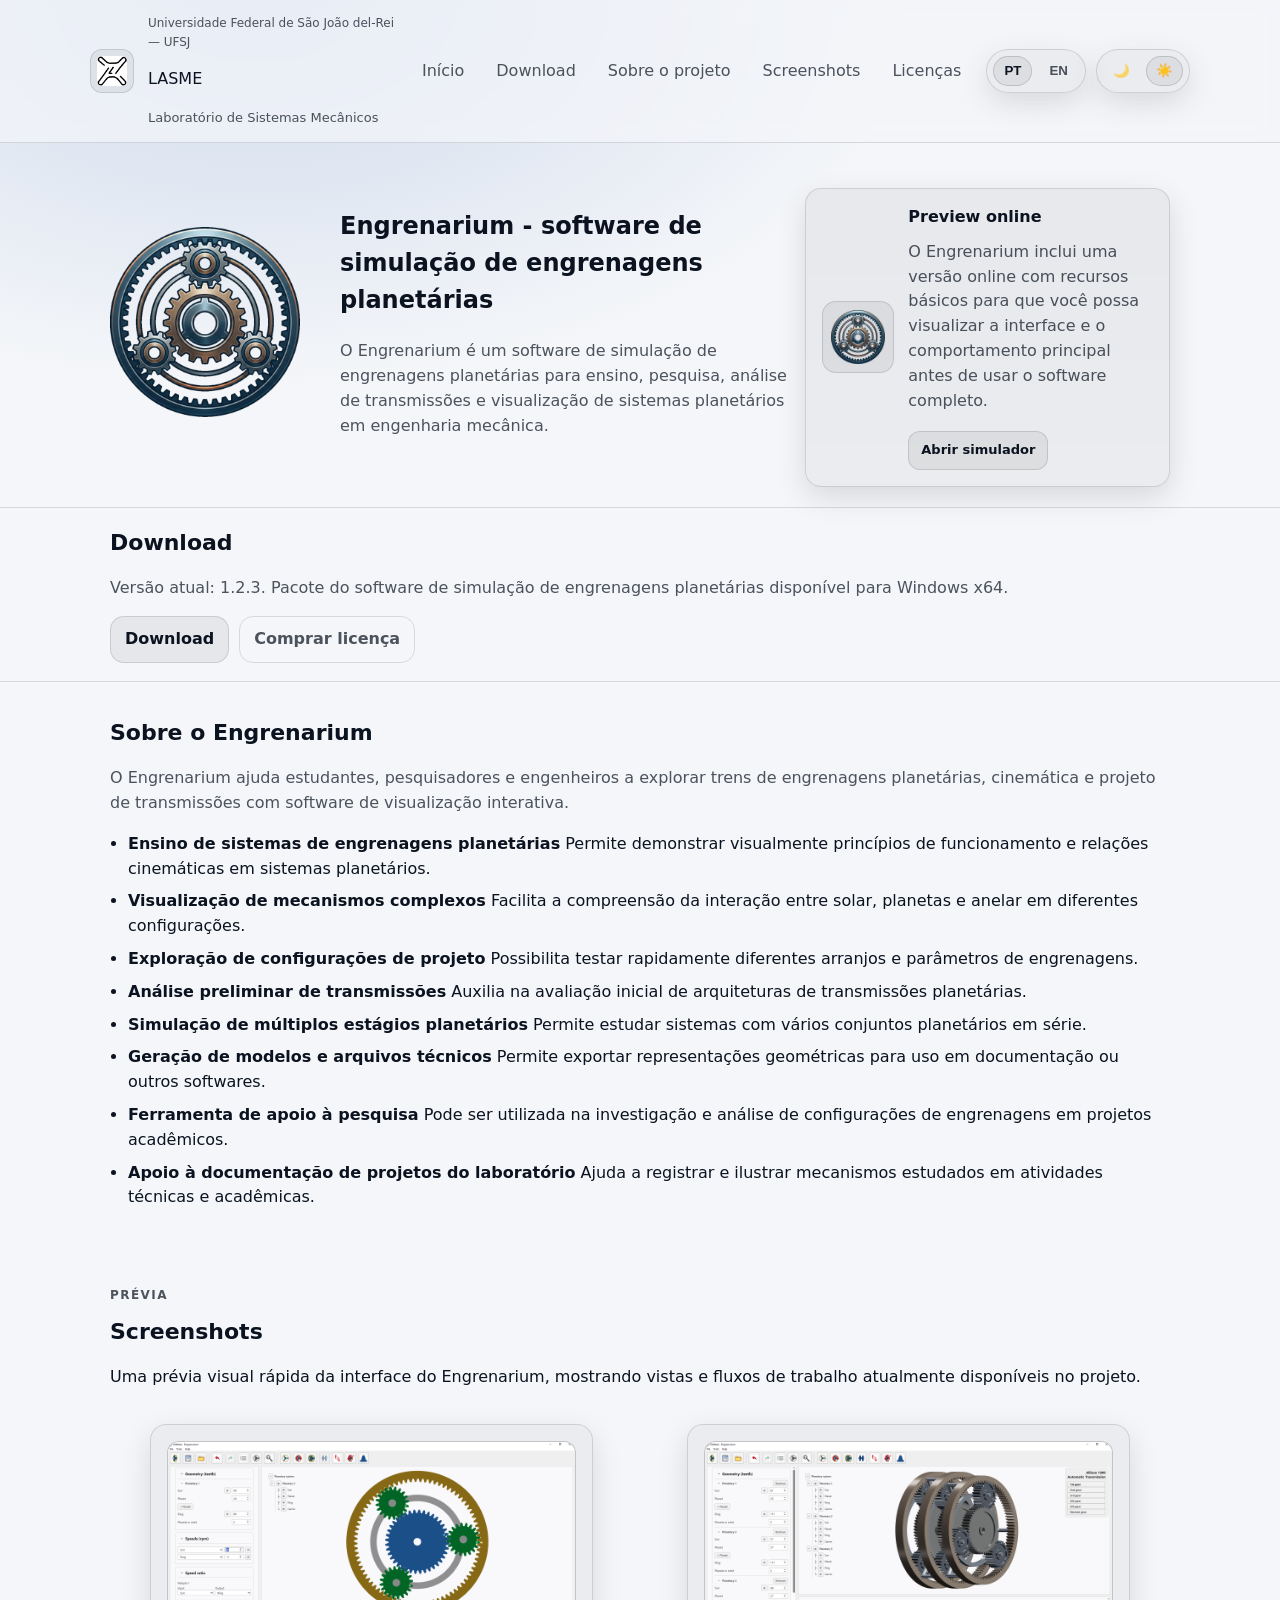
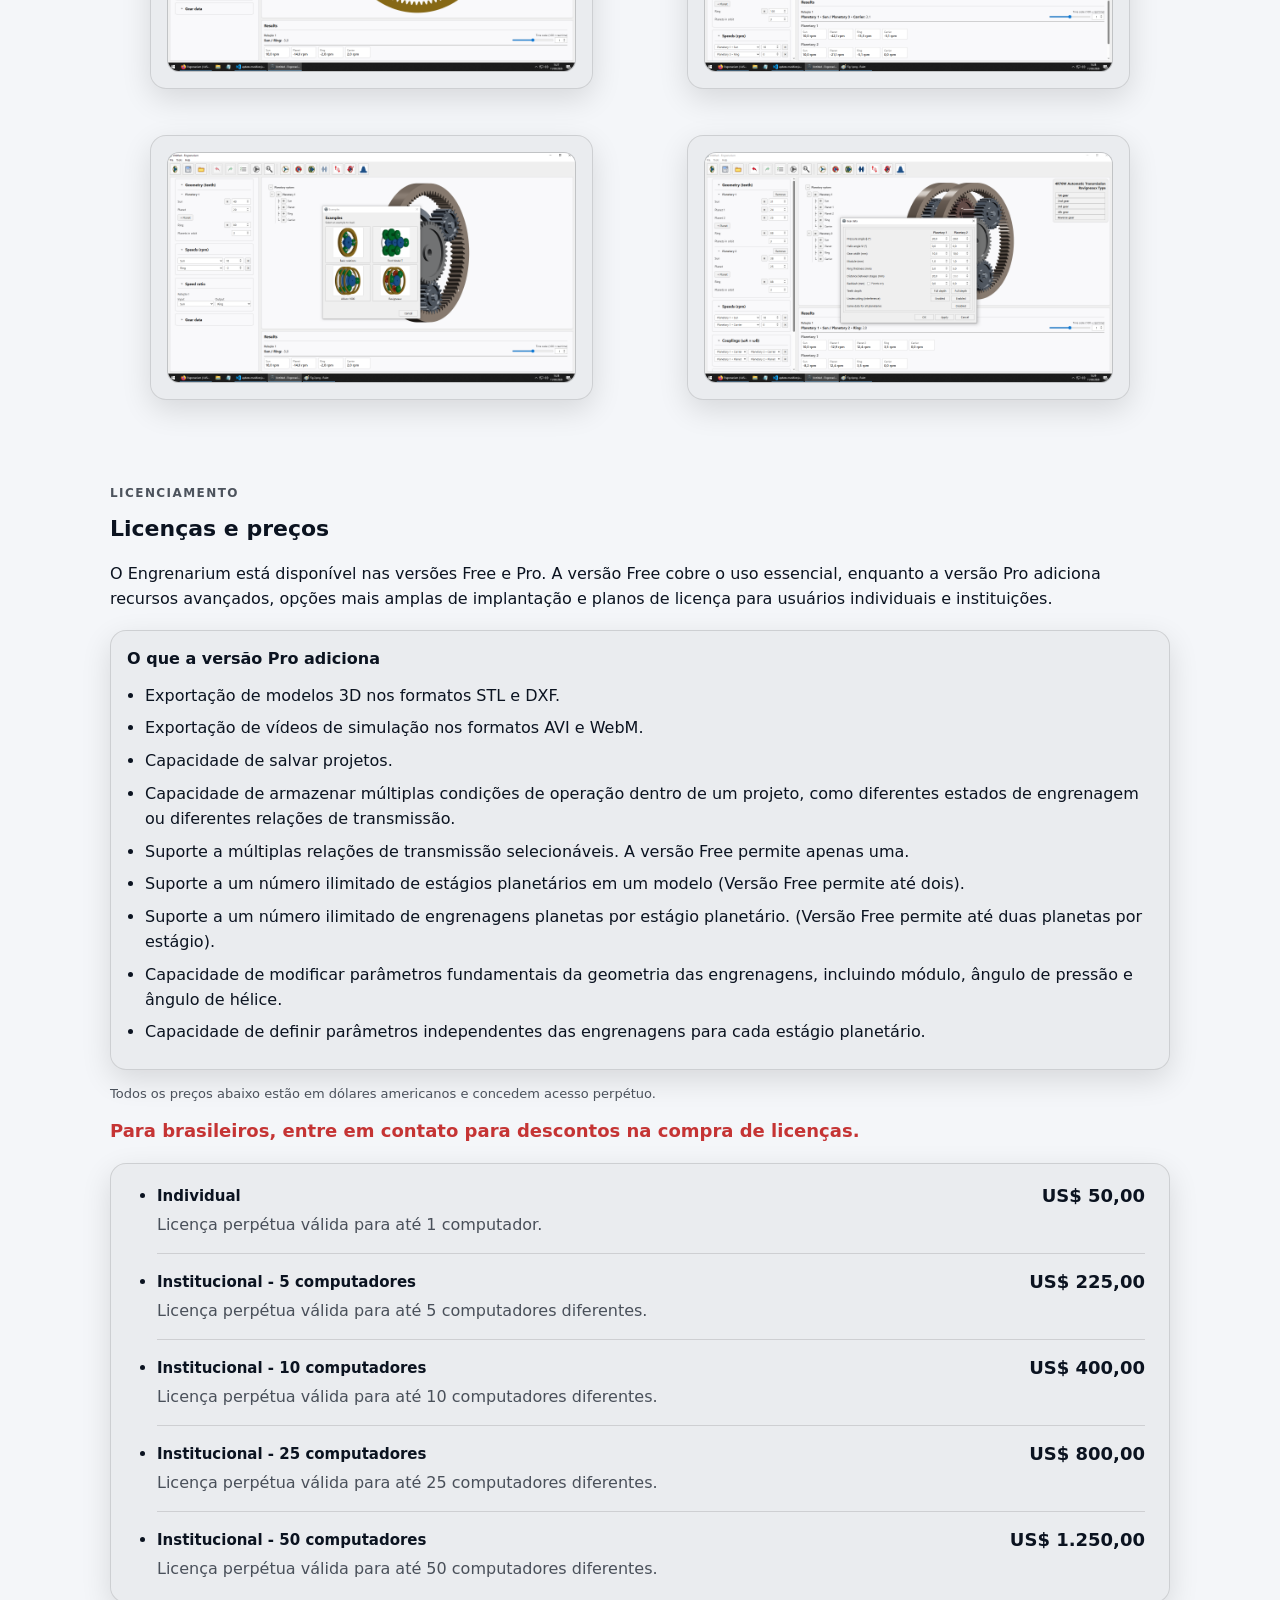
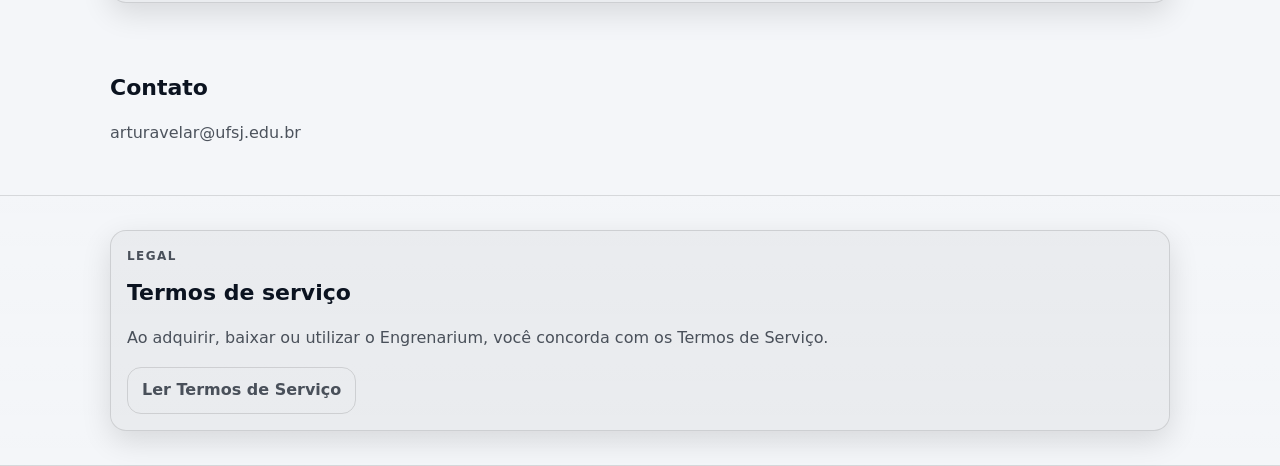
<file: engrenarium/pt-br/index.html>
<!doctype html>
<html lang="pt-BR" data-theme="dark">
<head>
  <meta charset="utf-8" />
  <meta name="viewport" content="width=device-width, initial-scale=1" />
  <title data-i18n-text="meta_title">Engrenarium | Software de Simulação de Engrenagens Planetárias</title>
  <meta name="description" data-i18n-content="meta_description" content="Engrenarium é um software de simulação de engrenagens planetárias para ensino, pesquisa, visualização e análise em engenharia mecânica." />
  <meta name="robots" content="index, follow" />
  <link rel="canonical" href="https://barbudenge.github.io/lasmeufsj/engrenarium/pt-br/" />
  <link rel="alternate" hreflang="en" href="https://barbudenge.github.io/lasmeufsj/engrenarium/" />
  <link rel="alternate" hreflang="pt-BR" href="https://barbudenge.github.io/lasmeufsj/engrenarium/pt-br/" />
  <link rel="alternate" hreflang="x-default" href="https://barbudenge.github.io/lasmeufsj/engrenarium/" />
  <meta property="og:title" data-i18n-content="meta_og_title" content="Engrenarium | Software de Simulação de Engrenagens Planetárias" />
  <meta property="og:description" data-i18n-content="meta_og_description" content="Software de engrenagens planetárias para ensino, pesquisa, análise de transmissões e visualização em engenharia mecânica." />
  <meta property="og:type" content="website" />
  <meta property="og:url" content="https://barbudenge.github.io/lasmeufsj/engrenarium/pt-br/" />
  <meta property="og:site_name" content="Engrenarium" />
  <meta property="og:locale" content="pt_BR" />
  <meta property="og:locale:alternate" content="en_US" />
  <meta property="og:image" content="https://barbudenge.github.io/lasmeufsj/images/Logo%20Engrenarium.png" />
  <meta name="twitter:card" content="summary_large_image" />
  <meta name="twitter:title" data-i18n-content="meta_og_title" content="Engrenarium | Software de Simulação de Engrenagens Planetárias" />
  <meta name="twitter:description" data-i18n-content="meta_og_description" content="Software de engrenagens planetárias para ensino, pesquisa, análise de transmissões e visualização em engenharia mecânica." />
  <meta name="twitter:image" content="https://barbudenge.github.io/lasmeufsj/images/Logo%20Engrenarium.png" />

  <script async src="https://www.googletagmanager.com/gtag/js?id=G-FJPKSBEZR2"></script>
  <script>
    window.dataLayer = window.dataLayer || [];
    function gtag(){dataLayer.push(arguments);}
    gtag('js', new Date());
    gtag('config', 'G-FJPKSBEZR2');
  </script>

  <link rel="stylesheet" href="../../style.css" />
  <script type="application/ld+json">
    {
      "@context": "https://schema.org",
      "@graph": [
        {
          "@type": "WebPage",
          "name": "Engrenarium | Software de Simulação de Engrenagens Planetárias",
          "url": "https://barbudenge.github.io/lasmeufsj/engrenarium/pt-br/",
          "inLanguage": "pt-BR"
        },
        {
          "@type": "SoftwareApplication",
          "name": "Engrenarium",
          "url": "https://barbudenge.github.io/lasmeufsj/engrenarium/pt-br/",
          "image": "https://barbudenge.github.io/lasmeufsj/images/Logo%20Engrenarium.png",
          "description": "Software de simulação de engrenagens planetárias para ensino, pesquisa, visualização e análise em engenharia mecânica.",
          "applicationCategory": "EngineeringApplication",
          "operatingSystem": ["Windows x64", "Web Browser"],
          "softwareVersion": "1.2.3",
          "downloadUrl": "https://barbudenge.github.io/lasmeufsj/engrenarium/Engrenarium_x64-setup.zip",
          "author": {
            "@type": "Person",
            "name": "Artur Henrique de Freitas Avelar"
          },
          "inLanguage": ["pt-BR", "en"]
        }
      ]
    }
  </script>
</head>

<body>
  <a class="skip-link" href="#conteudo" data-i18n="skip">Ir para o conteúdo</a>

  <header class="site-header">
    <div class="container header-grid">
      <div class="brand">
        <img class="logo" src="../../assets/logo.png" alt="LASME" />
        <div class="brand-text">
          <p class="kicker" data-i18n="kicker">Universidade Federal de São João del-Rei — UFSJ</p>
          <p class="brand-name">LASME</p>
          <p class="subtitle" data-i18n="subtitle">Laboratório de Sistemas Mecânicos</p>
        </div>
      </div>

      <nav class="nav" aria-label="Navegação" data-i18n-aria-label="nav_label">
        <a href="../../pt-br/" data-i18n="nav_home">Início</a>
        <a href="#download" data-i18n="nav_download">Download</a>
        <a href="#sobre" data-i18n="nav_about">Sobre o projeto</a>
        <a href="#screenshots" data-i18n="nav_screenshots">Screenshots</a>
        <a href="#pricing" data-i18n="nav_pricing">Licenças</a>
      </nav>

      <div class="toolbar" aria-label="Controles" data-i18n-aria-label="controls_label">
        <div class="pill" role="group" aria-label="Idioma" data-i18n-aria-label="language_label">
          <button class="pill-btn active" type="button" data-lang="pt" aria-pressed="true">PT</button>
          <button class="pill-btn" type="button" data-lang="en" aria-pressed="false">EN</button>
        </div>

        <div class="pill" role="group" aria-label="Tema" data-i18n-aria-label="theme_label">
          <button class="pill-icon" type="button" data-theme="dark" aria-label="Modo escuro" data-i18n-aria-label="dark_mode" title="Modo escuro" data-i18n-title="dark_mode">🌙</button>
          <button class="pill-icon" type="button" data-theme="light" aria-label="Modo claro" data-i18n-aria-label="light_mode" title="Modo claro" data-i18n-title="light_mode">☀️</button>
        </div>
      </div>
    </div>
  </header>

  <main id="conteudo">
    <section class="hero">
      <div class="container hero-grid">
        <div class="hero-intro">
          <img class="hero-logo" src="../../images/Logo%20Engrenarium.png" alt="Logotipo do Engrenarium" loading="lazy" decoding="async" />
          <div>
            <h1 data-i18n="hero_title">Engrenarium - software de simulação de engrenagens planetárias</h1>
            <p data-i18n="hero_text">
              O Engrenarium é um software de simulação de engrenagens planetárias para ensino, pesquisa, análise de transmissões e visualização de sistemas planetários em engenharia mecânica.
            </p>
          </div>
        </div>

        <div class="card highlight">
          <img class="highlight-logo" src="../../images/Logo%20Engrenarium.png" alt="Logotipo do Engrenarium" loading="lazy" decoding="async" />
          <div class="highlight-body">
            <h3 data-i18n="highlight_title">Preview online</h3>
            <p class="muted" data-i18n="highlight_text">
              O Engrenarium inclui uma versão online com recursos básicos para que você visualize a interface e o comportamento principal antes de usar o software completo.
            </p>
            <div class="actions">
              <a class="button small" href="https://barbudenge.github.io/engrenarium/" target="_blank" rel="noopener" data-i18n="cta_open">Abrir simulador</a>
            </div>
          </div>
        </div>
      </div>
    </section>

    <section id="download" class="section section-divider download-section">
      <div class="container">
        <h2 data-i18n="download_title">Download</h2>
        <p class="muted" data-i18n="download_info">Versão atual: 1.2.3. Pacote do software de simulação de engrenagens planetárias disponível para Windows x64.</p>
        <div class="actions">
          <a
            id="engrenarium-download-link"
            class="button"
            href="../Engrenarium_x64-setup.zip"
            download="Engrenarium_x64-setup.zip"
            data-i18n="download_cta"
            data-analytics-download="engrenarium-download"
          >Download</a>
          <a class="button ghost" href="https://checkout.dodopayments.com/buy/pdc_0NadSIPTYSFDWyQCNvN3k" target="_blank" rel="noopener" data-i18n="buy_license_cta">Comprar licença</a>
        </div>
      </div>
    </section>

    <section id="sobre" class="section">
      <div class="container">
        <h2 data-i18n="about_title">Sobre o Engrenarium</h2>
        <p class="muted" data-i18n="about_intro">
          O Engrenarium ajuda estudantes, pesquisadores e engenheiros a explorar trens de engrenagens planetárias, cinemática e projeto de transmissões com software de visualização interativa.
        </p>
        <ul class="list project-list">
          <li><strong data-i18n="about_1_title">Ensino de sistemas de engrenagens planetárias</strong> <span data-i18n="about_1_text">Permite demonstrar visualmente princípios de funcionamento e relações cinemáticas em sistemas planetários.</span></li>
          <li><strong data-i18n="about_2_title">Visualização de mecanismos complexos</strong> <span data-i18n="about_2_text">Facilita a compreensão da interação entre solar, planetas e anelar em diferentes configurações.</span></li>
          <li><strong data-i18n="about_3_title">Exploração de configurações de projeto</strong> <span data-i18n="about_3_text">Possibilita testar rapidamente diferentes arranjos e parâmetros de engrenagens.</span></li>
          <li><strong data-i18n="about_4_title">Análise preliminar de transmissões</strong> <span data-i18n="about_4_text">Auxilia na avaliação inicial de arquiteturas de transmissões planetárias.</span></li>
          <li><strong data-i18n="about_5_title">Simulação de múltiplos estágios planetários</strong> <span data-i18n="about_5_text">Permite estudar sistemas com vários conjuntos planetários em série.</span></li>
          <li><strong data-i18n="about_6_title">Geração de modelos e arquivos técnicos</strong> <span data-i18n="about_6_text">Permite exportar representações geométricas para uso em documentação ou outros softwares.</span></li>
          <li><strong data-i18n="about_7_title">Ferramenta de apoio à pesquisa</strong> <span data-i18n="about_7_text">Pode ser utilizada na investigação e análise de configurações de engrenagens em projetos acadêmicos.</span></li>
          <li><strong data-i18n="about_8_title">Apoio à documentação de projetos do laboratório</strong> <span data-i18n="about_8_text">Ajuda a registrar e ilustrar mecanismos estudados em atividades técnicas e acadêmicas.</span></li>
        </ul>
      </div>
    </section>

    <section id="screenshots" class="section">
      <div class="container">
        <p class="eyebrow" data-i18n="screenshots_eyebrow">Prévia</p>
        <h2 data-i18n="screenshots_title">Screenshots</h2>
        <p data-i18n="screenshots_intro">
          Uma prévia visual rápida da interface do Engrenarium, mostrando vistas e fluxos de trabalho atualmente disponíveis no projeto.
        </p>

        <div class="screenshot-grid">
          <figure class="card screenshot-card">
            <button class="screenshot-frame" type="button" data-screenshot="../Figs/Fig%201.png">
              <img src="../Figs/Fig%201.png" alt="Captura de tela 1 do Engrenarium" loading="lazy" decoding="async" />
            </button>
          </figure>

          <figure class="card screenshot-card">
            <button class="screenshot-frame" type="button" data-screenshot="../Figs/Fig%202.png">
              <img src="../Figs/Fig%202.png" alt="Captura de tela 2 do Engrenarium" loading="lazy" decoding="async" />
            </button>
          </figure>

          <figure class="card screenshot-card">
            <button class="screenshot-frame" type="button" data-screenshot="../Figs/Fig%203.png">
              <img src="../Figs/Fig%203.png" alt="Captura de tela 3 do Engrenarium" loading="lazy" decoding="async" />
            </button>
          </figure>

          <figure class="card screenshot-card">
            <button class="screenshot-frame" type="button" data-screenshot="../Figs/Fig%204.png">
              <img src="../Figs/Fig%204.png" alt="Captura de tela 4 do Engrenarium" loading="lazy" decoding="async" />
            </button>
          </figure>
        </div>
      </div>
    </section>

    <section id="pricing" class="section">
      <div class="container">
        <p class="eyebrow" data-i18n="pricing_eyebrow">Licenciamento</p>
        <h2 data-i18n="pricing_title">Licenças e preços</h2>
        <p data-i18n="pricing_intro">
          O Engrenarium está disponível nas versões Free e Pro. A versão Free cobre o uso essencial, enquanto a versão Pro adiciona recursos avançados, opções mais amplas de implantação e planos de licença para usuários individuais e instituições.
        </p>
        <div class="card pro-features">
          <h3 data-i18n="pro_title">O que a versão Pro adiciona</h3>
          <!--
          <p class="muted" data-i18n="pro_intro">
            The PRO version of Engrenarium provides access to advanced features that extend the capabilities of the software beyond those available in the Free version. These features include:
          </p>
          -->
          <ul class="list pro-list">
            <li data-i18n="pro_feature_1">Exportação de modelos 3D nos formatos STL e DXF.</li>
            <li data-i18n="pro_feature_2">Exportação de vídeos de simulação nos formatos AVI e WebM.</li>
            <li data-i18n="pro_feature_3">Capacidade de salvar projetos.</li>
            <li data-i18n="pro_feature_4">Capacidade de armazenar múltiplas condições de operação dentro de um projeto, como diferentes estados de engrenagem ou diferentes relações de transmissão.</li>
            <li data-i18n="pro_feature_5">Suporte a múltiplas relações de transmissão selecionáveis. A versão Free permite apenas uma.</li>
            <li data-i18n="pro_feature_6">Suporte a um número ilimitado de estágios planetários em um modelo. A versão Free permite até dois.</li>
            <li data-i18n="pro_feature_7">Suporte a um número ilimitado de engrenagens planetas por estágio planetário. A versão Free permite até duas planetas por estágio.</li>
            <li data-i18n="pro_feature_8">Capacidade de modificar parâmetros fundamentais da geometria das engrenagens, incluindo módulo, ângulo de pressão e ângulo de hélice.</li>
            <li data-i18n="pro_feature_9">Capacidade de definir parâmetros independentes das engrenagens para cada estágio planetário.</li>
          </ul>
        </div>
        <p class="note" data-i18n="pricing_note">Todos os preços abaixo estão em dólares americanos e concedem acesso perpétuo.</p>
        <p class="pricing-highlight" data-lang-block="pt" hidden>Para brasileiros, entre em contato para descontos na compra de licenças.</p>

        <div class="card pricing-list-card">
          <ul class="pricing-list" aria-label="Planos de licença">
            <li class="pricing-item">
              <div class="pricing-item-main">
                <p class="pricing-item-label">
                  <span class="pricing-item-title" data-i18n="pricing_1_title">Individual</span>
                  <span class="muted pricing-item-text" data-i18n="pricing_1_text">Licença perpétua válida para até 1 computador.</span>
                </p>
                <p class="pricing-item-price">US$ 50,00</p>
              </div>
            </li>

            <li class="pricing-item">
              <div class="pricing-item-main">
                <p class="pricing-item-label">
                  <span class="pricing-item-title" data-i18n="pricing_2_title">Institucional - 5 computadores</span>
                  <span class="muted pricing-item-text" data-i18n="pricing_2_text">Licença perpétua válida para até 5 computadores diferentes.</span>
                </p>
                <p class="pricing-item-price">US$ 225,00</p>
              </div>
            </li>

            <li class="pricing-item">
              <div class="pricing-item-main">
                <p class="pricing-item-label">
                  <span class="pricing-item-title" data-i18n="pricing_3_title">Institucional - 10 computadores</span>
                  <span class="muted pricing-item-text" data-i18n="pricing_3_text">Licença perpétua válida para até 10 computadores diferentes.</span>
                </p>
                <p class="pricing-item-price">US$ 400,00</p>
              </div>
            </li>

            <li class="pricing-item">
              <div class="pricing-item-main">
                <p class="pricing-item-label">
                  <span class="pricing-item-title" data-i18n="pricing_4_title">Institucional - 25 computadores</span>
                  <span class="muted pricing-item-text" data-i18n="pricing_4_text">Licença perpétua válida para até 25 computadores diferentes.</span>
                </p>
                <p class="pricing-item-price">US$ 800,00</p>
              </div>
            </li>

            <li class="pricing-item">
              <div class="pricing-item-main">
                <p class="pricing-item-label">
                  <span class="pricing-item-title" data-i18n="pricing_5_title">Institucional - 50 computadores</span>
                  <span class="muted pricing-item-text" data-i18n="pricing_5_text">Licença perpétua válida para até 50 computadores diferentes.</span>
                </p>
                <p class="pricing-item-price">US$ 1.250,00</p>
              </div>
            </li>
          </ul>
        </div>
      </div>
    </section>

    <section class="section">
      <div class="container">
        <h2 data-i18n="pricing_contact_title">Contato</h2>
        <p class="muted"><a href="mailto:arturavelar@ufsj.edu.br">arturavelar@ufsj.edu.br</a></p>
      </div>
    </section>

    <section class="section alt">
      <div class="container">
        <div class="card legal-cta">
          <p class="eyebrow" data-i18n="legal_eyebrow">Legal</p>
          <h2 data-i18n="legal_title">Termos de serviço</h2>
          <p class="muted" data-i18n="terms_notice">
            Ao adquirir, baixar ou utilizar o Engrenarium, você concorda com os Termos de Serviço.
          </p>
          <div class="actions">
            <a class="button ghost" href="../terms-of-service/pt-br/" data-i18n="terms_link">Ler Termos de Serviço</a>
          </div>
        </div>
      </div>
    </section>
  </main>

  <div class="lightbox" hidden aria-hidden="true">
    <div class="lightbox-backdrop" data-lightbox-close></div>
    <div class="lightbox-dialog" role="dialog" aria-modal="true" aria-label="Visualização ampliada da imagem" data-i18n-aria-label="lightbox_label">
      <button class="lightbox-close" type="button" aria-label="Fechar visualização" data-i18n-aria-label="lightbox_close">×</button>
      <img class="lightbox-image" alt="" />
    </div>
  </div>

  <script>
    const I18N = {
      pt: {
        meta_title: "Engrenarium | Software de Simulação de Engrenagens Planetárias",
        meta_description: "Engrenarium é um software de simulação de engrenagens planetárias para ensino, pesquisa, visualização e análise em engenharia mecânica.",
        meta_og_title: "Engrenarium | Software de Simulação de Engrenagens Planetárias",
        meta_og_description: "Software de engrenagens planetárias para ensino, pesquisa, análise de transmissões e visualização em engenharia mecânica.",
        skip: "Ir para o conteúdo",
        kicker: "Universidade Federal de São João del-Rei — UFSJ",
        subtitle: "Laboratório de Sistemas Mecânicos",
        nav_home: "Início",
        nav_download: "Download",
        nav_about: "Sobre o projeto",
        nav_screenshots: "Screenshots",
        nav_pricing: "Licenças",
        nav_label: "Navegação",
        controls_label: "Controles",
        language_label: "Idioma",
        theme_label: "Tema",
        dark_mode: "Modo escuro",
        light_mode: "Modo claro",
        hero_title: "Engrenarium - software de simulação de engrenagens planetárias",
        hero_text: "O Engrenarium é um software de simulação de engrenagens planetárias para ensino, pesquisa, análise de transmissões e visualização de sistemas planetários em engenharia mecânica.",
        cta_open: "Abrir simulador",
        highlight_title: "Preview online",
        highlight_text: "O Engrenarium inclui uma versão online com recursos básicos para que você possa visualizar a interface e o comportamento principal antes de usar o software completo.",
        about_title: "Sobre o Engrenarium",
        about_intro: "O Engrenarium ajuda estudantes, pesquisadores e engenheiros a explorar trens de engrenagens planetárias, cinemática e projeto de transmissões com software de visualização interativa.",
        about_1_title: "Ensino de sistemas de engrenagens planetárias",
        about_1_text: "Permite demonstrar visualmente princípios de funcionamento e relações cinemáticas em sistemas planetários.",
        about_2_title: "Visualização de mecanismos complexos",
        about_2_text: "Facilita a compreensão da interação entre solar, planetas e anelar em diferentes configurações.",
        about_3_title: "Exploração de configurações de projeto",
        about_3_text: "Possibilita testar rapidamente diferentes arranjos e parâmetros de engrenagens.",
        about_4_title: "Análise preliminar de transmissões",
        about_4_text: "Auxilia na avaliação inicial de arquiteturas de transmissões planetárias.",
        about_5_title: "Simulação de múltiplos estágios planetários",
        about_5_text: "Permite estudar sistemas com vários conjuntos planetários em série.",
        about_6_title: "Geração de modelos e arquivos técnicos",
        about_6_text: "Permite exportar representações geométricas para uso em documentação ou outros softwares.",
        about_7_title: "Ferramenta de apoio à pesquisa",
        about_7_text: "Pode ser utilizada na investigação e análise de configurações de engrenagens em projetos acadêmicos.",
        about_8_title: "Apoio à documentação de projetos do laboratório",
        about_8_text: "Ajuda a registrar e ilustrar mecanismos estudados em atividades técnicas e acadêmicas.",
        download_title: "Download",
        download_info: "Versão atual: 1.2.3. Pacote do software de simulação de engrenagens planetárias disponível para Windows x64.",
        download_cta: "Download",
        buy_license_cta: "Comprar licença",
        screenshots_eyebrow: "Prévia",
        screenshots_title: "Screenshots",
        screenshots_intro: "Uma prévia visual rápida da interface do Engrenarium, mostrando vistas e fluxos de trabalho atualmente disponíveis no projeto.",
        lightbox_label: "Visualização ampliada da imagem",
        lightbox_close: "Fechar visualização",
        pricing_eyebrow: "Licenciamento",
        pricing_title: "Licenças e preços",
        pricing_intro: "O Engrenarium está disponível nas versões Free e Pro. A versão Free cobre o uso essencial, enquanto a versão Pro adiciona recursos avançados, opções mais amplas de implantação e planos de licença para usuários individuais e instituições.",
        pro_title: "O que a versão Pro adiciona",
        // pro_intro: "A versão PRO do Engrenarium oferece acesso a recursos avançados que ampliam as capacidades do software além do que está disponível na versão Free. Esses recursos incluem:",
        pro_feature_1: "Exportação de modelos 3D nos formatos STL e DXF.",
        pro_feature_2: "Exportação de vídeos de simulação nos formatos AVI e WebM.",
        pro_feature_3: "Capacidade de salvar projetos.",
        pro_feature_4: "Capacidade de armazenar múltiplas condições de operação dentro de um projeto, como diferentes estados de engrenagem ou diferentes relações de transmissão.",
        pro_feature_5: "Suporte a múltiplas relações de transmissão selecionáveis. A versão Free permite apenas uma.",
        pro_feature_6: "Suporte a um número ilimitado de estágios planetários em um modelo (Versão Free permite até dois).",
        pro_feature_7: "Suporte a um número ilimitado de engrenagens planetas por estágio planetário. (Versão Free permite até duas planetas por estágio).",
        pro_feature_8: "Capacidade de modificar parâmetros fundamentais da geometria das engrenagens, incluindo módulo, ângulo de pressão e ângulo de hélice.",
        pro_feature_9: "Capacidade de definir parâmetros independentes das engrenagens para cada estágio planetário.",
        pricing_note: "Todos os preços abaixo estão em dólares americanos e concedem acesso perpétuo.",
        pricing_1_title: "Individual",
        pricing_1_text: "Licença perpétua válida para até 1 computador.",
        pricing_2_title: "Institucional - 5 computadores",
        pricing_2_text: "Licença perpétua válida para até 5 computadores diferentes.",
        pricing_3_title: "Institucional - 10 computadores",
        pricing_3_text: "Licença perpétua válida para até 10 computadores diferentes.",
        pricing_4_title: "Institucional - 25 computadores",
        pricing_4_text: "Licença perpétua válida para até 25 computadores diferentes.",
        pricing_5_title: "Institucional - 50 computadores",
        pricing_5_text: "Licença perpétua válida para até 50 computadores diferentes.",
        pricing_contact_title: "Contato",
        legal_eyebrow: "Legal",
        legal_title: "Termos de serviço",
        terms_notice: "Ao adquirir, baixar ou utilizar o Engrenarium, você concorda com os Termos de Serviço.",
        terms_link: "Ler Termos de Serviço"
      },
      en: {
        meta_title: "Engrenarium | Planetary Gear Simulation Software",
        meta_description: "Engrenarium is planetary gear simulation software for engineering education, research, visualization, and analysis of planetary gear systems.",
        meta_og_title: "Engrenarium | Planetary Gear Simulation Software",
        meta_og_description: "Planetary gear simulation software for mechanical engineering education, research, transmission analysis, and design visualization.",
        skip: "Skip to content",
        kicker: "Federal University of São João del-Rei — UFSJ",
        subtitle: "Laboratory of Mechanical Systems",
        nav_home: "Home",
        nav_download: "Download",
        nav_about: "About the project",
        nav_screenshots: "Screenshots",
        nav_pricing: "Pricing",
        nav_label: "Navigation",
        controls_label: "Controls",
        language_label: "Language",
        theme_label: "Theme",
        dark_mode: "Dark mode",
        light_mode: "Light mode",
        hero_title: "Engrenarium Planetary Gear Simulation Software",
        hero_text: "Engrenarium is planetary gear simulation software for mechanical engineering education, research, transmission analysis, and visualization of planetary gear systems.",
        cta_open: "Open simulator",
        highlight_title: "Online preview",
        highlight_text: "Engrenarium includes an online version with basic features so you can preview the interface and core behavior before using the full software.",
        about_title: "About Engrenarium",
        about_intro: "Engrenarium helps students, researchers, and engineers explore planetary gear trains, kinematics, and transmission design with interactive visualization software.",
        about_1_title: "Teaching planetary gear systems",
        about_1_text: "Allows visual demonstration of operating principles and kinematic relationships in planetary systems.",
        about_2_title: "Visualization of complex mechanisms",
        about_2_text: "Makes it easier to understand the interaction between sun, planets, and ring gear in different configurations.",
        about_3_title: "Exploration of design configurations",
        about_3_text: "Makes it possible to quickly test different gear arrangements and parameters.",
        about_4_title: "Preliminary transmission analysis",
        about_4_text: "Helps with the initial evaluation of planetary transmission architectures.",
        about_5_title: "Simulation of multiple planetary stages",
        about_5_text: "Allows the study of systems with several planetary sets in series.",
        about_6_title: "Generation of models and technical files",
        about_6_text: "Allows exporting geometric representations for use in documentation or other software.",
        about_7_title: "Research support tool",
        about_7_text: "Can be used in the investigation and analysis of gear configurations in academic projects.",
        about_8_title: "Support for documenting laboratory projects",
        about_8_text: "Helps record and illustrate mechanisms studied in technical and academic activities.",
        download_title: "Download",
        download_info: "Current version: 1.2.3. Planetary gear simulation software package available for Windows x64.",
        download_cta: "Download",
        buy_license_cta: "Buy license",
        screenshots_eyebrow: "Preview",
        screenshots_title: "Screenshots",
        screenshots_intro: "A quick visual preview of the Engrenarium interface, showing views and workflows currently available in the project.",
        lightbox_label: "Expanded image preview",
        lightbox_close: "Close preview",
        pricing_eyebrow: "Licensing",
        pricing_title: "Licenses and pricing",
        pricing_intro: "Engrenarium is available in Free and Pro versions. The Free version covers essential usage, while the Pro version adds advanced capabilities, broader deployment options, and licensing plans for individuals and institutions.",
        pro_title: "What the Pro version adds",
        // pro_intro: "The PRO version of Engrenarium provides access to advanced features that extend the capabilities of the software beyond those available in the Free version. These features include:",
        pro_feature_1: "Export of 3D models in STL and DXF formats.",
        pro_feature_2: "Export of simulation videos in AVI and WebM formats.",
        pro_feature_3: "Ability to save projects.",
        pro_feature_4: "Ability to store multiple operating conditions within a project, such as different gear states or gear ratios.",
        pro_feature_5: "Support for multiple selectable gear ratios. The Free version allows only one.",
        pro_feature_6: "Support for an unlimited number of planetary stages in a model. The Free version allows up to two.",
        pro_feature_7: "Support for an unlimited number of planet gears per planetary stage. The Free version allows up to two planets per stage.",
        pro_feature_8: "Ability to modify fundamental gear geometry parameters, including module, pressure angle, and helix angle.",
        pro_feature_9: "Ability to define independent gear parameters for each planetary stage.",
        pricing_note: "All license prices below are listed in US dollars and grant perpetual access.",
        pricing_1_title: "Individual",
        pricing_1_text: "Perpetual license valid for up to 1 computer.",
        pricing_2_title: "Institutional - 5 computers",
        pricing_2_text: "Perpetual license valid for up to 5 different computers.",
        pricing_3_title: "Institutional - 10 computers",
        pricing_3_text: "Perpetual license valid for up to 10 different computers.",
        pricing_4_title: "Institutional - 25 computers",
        pricing_4_text: "Perpetual license valid for up to 25 different computers.",
        pricing_5_title: "Institutional - 50 computers",
        pricing_5_text: "Perpetual license valid for up to 50 different computers.",
        pricing_contact_title: "Contact",
        legal_eyebrow: "Legal",
        legal_title: "Terms of service",
        terms_notice: "By purchasing, downloading, or using Engrenarium, you agree to the Terms of Service.",
        terms_link: "Read the Terms of Service"
      }
    };

    const root = document.documentElement;
    const THEME_STORAGE_KEY = "lasme_theme";
    const PAGE_LANG = "pt";
    const LANG_URLS = {
      en: "https://barbudenge.github.io/lasmeufsj/engrenarium/",
      pt: "https://barbudenge.github.io/lasmeufsj/engrenarium/pt-br/"
    };

    function syncHeaderHeight() {
      const header = document.querySelector(".site-header");
      if (!header) return;

      requestAnimationFrame(() => {
        root.style.setProperty("--header-h", `${Math.ceil(header.getBoundingClientRect().height)}px`);
      });
    }

    function applyLang(lang) {
      const dict = I18N[lang] || I18N.en;
      root.lang = (lang === "en") ? "en" : "pt-BR";

      document.querySelectorAll("[data-i18n]").forEach(el => {
        const key = el.getAttribute("data-i18n");
        if (key && dict[key]) el.textContent = dict[key];
      });

      document.querySelectorAll("[data-i18n-text]").forEach(el => {
        const key = el.getAttribute("data-i18n-text");
        if (key && dict[key]) el.textContent = dict[key];
      });

      document.querySelectorAll("[data-i18n-content]").forEach(el => {
        const key = el.getAttribute("data-i18n-content");
        if (key && dict[key]) el.setAttribute("content", dict[key]);
      });

      document.querySelectorAll("[data-i18n-aria-label]").forEach(el => {
        const key = el.getAttribute("data-i18n-aria-label");
        if (key && dict[key]) el.setAttribute("aria-label", dict[key]);
      });

      document.querySelectorAll("[data-i18n-title]").forEach(el => {
        const key = el.getAttribute("data-i18n-title");
        if (key && dict[key]) el.setAttribute("title", dict[key]);
      });

      document.querySelectorAll("[data-lang-block]").forEach(el => {
        const visible = el.getAttribute("data-lang-block") === lang;
        el.hidden = !visible;
      });

      document.querySelectorAll("button[data-lang]").forEach(btn => {
        const on = btn.dataset.lang === lang;
        btn.classList.toggle("active", on);
        btn.setAttribute("aria-pressed", on ? "true" : "false");
      });

      const lightbox = document.querySelector(".lightbox");
      if (lightbox && !lightbox.hidden) {
      }

      syncHeaderHeight();
    }

    function applyTheme(theme) {
      const t = (theme === "light") ? "light" : "dark";
      root.setAttribute("data-theme", t);
      localStorage.setItem(THEME_STORAGE_KEY, t);

      document.querySelectorAll("button[data-theme]").forEach(btn => {
        btn.classList.toggle("active", btn.dataset.theme === t);
      });

      syncHeaderHeight();
    }

    document.addEventListener("DOMContentLoaded", () => {
      const header = document.querySelector(".site-header");
      const lightbox = document.querySelector(".lightbox");
      const lightboxImage = lightbox.querySelector(".lightbox-image");
      const closeLightbox = () => {
        lightbox.hidden = true;
        lightbox.setAttribute("aria-hidden", "true");
        lightboxImage.removeAttribute("src");
        lightboxImage.alt = "";
        document.body.classList.remove("lightbox-open");
      };

      document.querySelectorAll("[data-screenshot]").forEach(btn => {
        btn.addEventListener("click", () => {
          const src = btn.getAttribute("data-screenshot");
          const img = btn.querySelector("img");
          lightboxImage.src = src;
          lightboxImage.alt = img ? img.alt : "";
          lightbox.hidden = false;
          lightbox.setAttribute("aria-hidden", "false");
          document.body.classList.add("lightbox-open");
        });
      });

      lightbox.querySelectorAll("[data-lightbox-close], .lightbox-close").forEach(el => {
        el.addEventListener("click", closeLightbox);
      });

      document.addEventListener("keydown", (event) => {
        if (event.key === "Escape" && !lightbox.hidden) closeLightbox();
      });

      document.querySelectorAll("button[data-lang]").forEach(btn => {
        btn.addEventListener("click", () => {
          const targetLang = btn.dataset.lang;
          if (targetLang !== PAGE_LANG && LANG_URLS[targetLang]) {
            window.location.href = LANG_URLS[targetLang];
            return;
          }

          applyLang(PAGE_LANG);
        });
      });
      document.querySelectorAll("button[data-theme]").forEach(btn => {
        btn.addEventListener("click", () => applyTheme(btn.dataset.theme));
      });

      // Track the download CTA as a dedicated GA4 event.
      document.querySelectorAll("[data-analytics-download]").forEach(link => {
        link.addEventListener("click", () => {
          if (typeof window.gtag !== "function") return;

          window.gtag("event", "engrenarium_download_click", {
            download_file_name: "Engrenarium_x64-setup.zip",
            download_url: new URL(link.getAttribute("href"), window.location.href).href,
            page_language: PAGE_LANG
          });
        });
      });

      applyLang(PAGE_LANG);
      applyTheme(localStorage.getItem(THEME_STORAGE_KEY) || "light");

      syncHeaderHeight();
      window.addEventListener("resize", syncHeaderHeight);

      if ("ResizeObserver" in window && header) {
        new ResizeObserver(syncHeaderHeight).observe(header);
      }
    });
  </script>
</body>
</html>
</file>
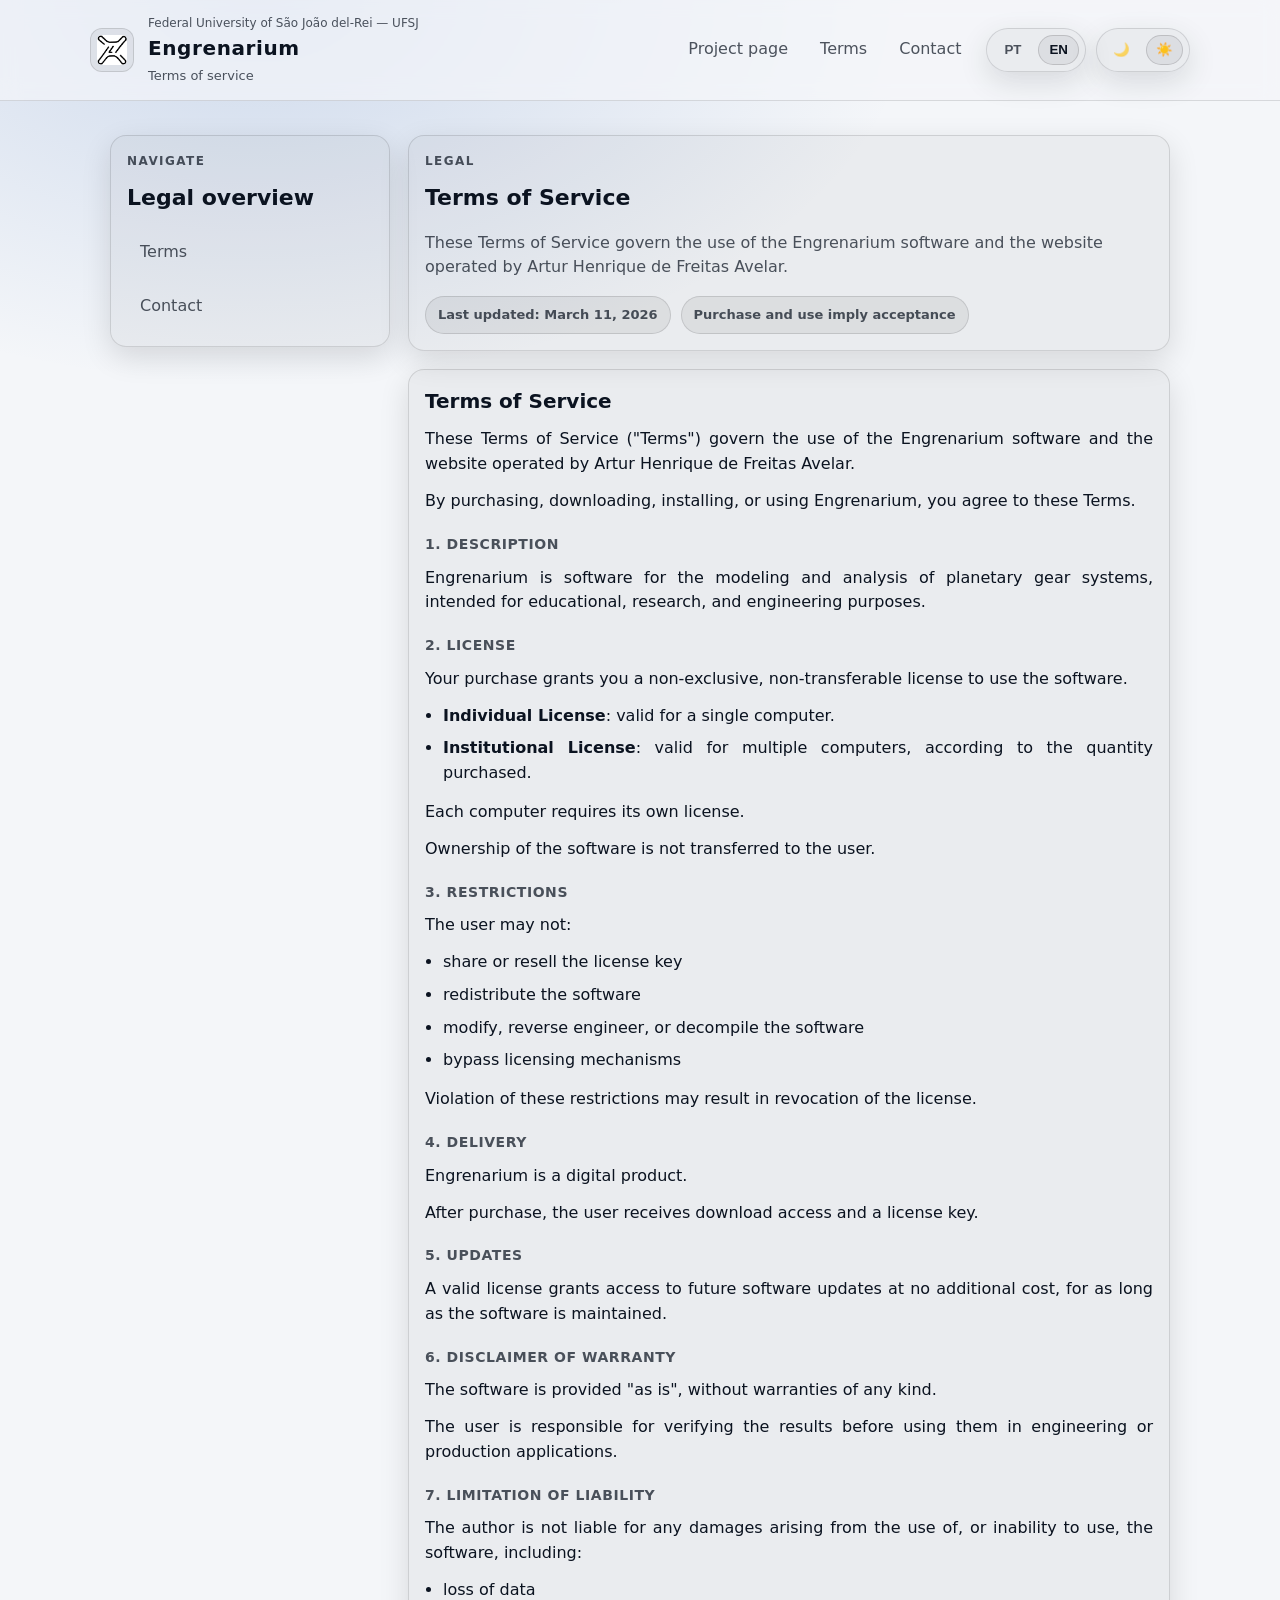
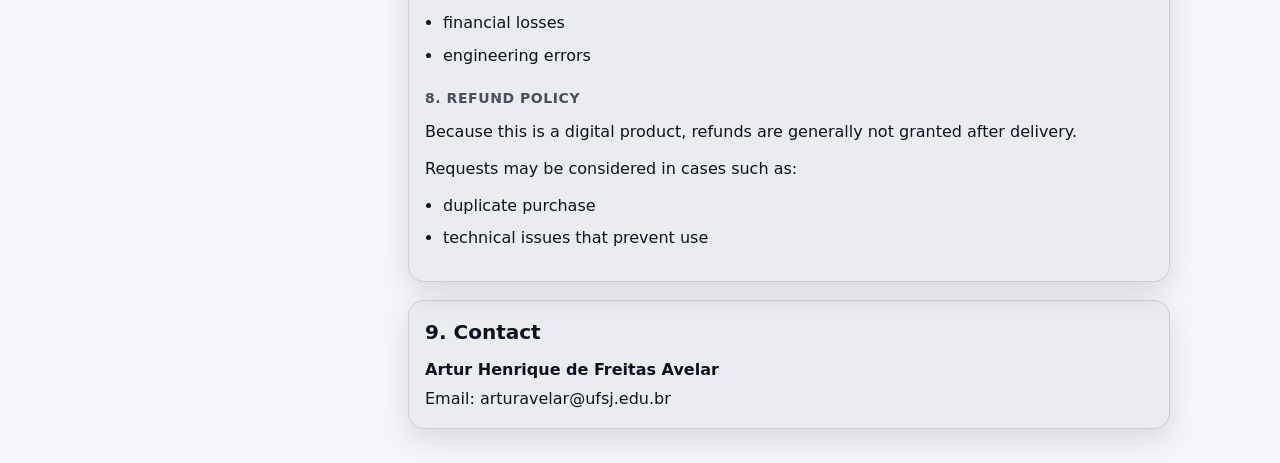
<file: engrenarium/terms-of-service/index.html>
<!doctype html>
<html lang="en" data-theme="dark">
<head>
  <meta charset="utf-8" />
  <meta name="viewport" content="width=device-width, initial-scale=1" />
  <title data-i18n-text="meta_title">Terms of Service | Engrenarium</title>
  <meta
    name="description"
    data-i18n-content="meta_description"
    content="Terms of Service for Engrenarium."
  />
  <meta property="og:title" data-i18n-content="meta_og_title" content="Terms of Service | Engrenarium" />
  <meta property="og:description" data-i18n-content="meta_og_description" content="Legal terms and refund policy for Engrenarium." />
  <meta property="og:type" content="website" />
  <meta property="og:url" content="https://barbudenge.github.io/lasmeufsj/engrenarium/terms-of-service/" />

  <link rel="stylesheet" href="../../style.css" />
</head>

<body>
  <a class="skip-link" href="#conteudo" data-i18n="skip">Skip to content</a>

  <header class="site-header">
    <div class="container header-grid">
      <div class="brand">
        <img class="logo" src="../../assets/logo.png" alt="LASME" />
        <div class="brand-text">
          <p class="kicker" data-i18n="kicker">Federal University of São João del-Rei — UFSJ</p>
          <h1>Engrenarium</h1>
          <p class="subtitle" data-i18n="subtitle">Terms of service</p>
        </div>
      </div>

      <nav class="nav" aria-label="Navigation" data-i18n-aria-label="nav_label">
        <a href="../" data-i18n="nav_back">Project page</a>
        <a href="#terms" data-i18n="nav_terms">Terms</a>
        <a href="#contact" data-i18n="nav_contact">Contact</a>
      </nav>

      <div class="toolbar" aria-label="Controls" data-i18n-aria-label="controls_label">
        <div class="pill" role="group" aria-label="Language" data-i18n-aria-label="language_label">
          <button class="pill-btn" type="button" data-lang="pt" aria-pressed="false">PT</button>
          <button class="pill-btn active" type="button" data-lang="en" aria-pressed="true">EN</button>
        </div>

        <div class="pill" role="group" aria-label="Theme" data-i18n-aria-label="theme_label">
          <button class="pill-icon" type="button" data-theme="dark" aria-label="Dark mode" data-i18n-aria-label="dark_mode" title="Dark mode" data-i18n-title="dark_mode">🌙</button>
          <button class="pill-icon" type="button" data-theme="light" aria-label="Light mode" data-i18n-aria-label="light_mode" title="Light mode" data-i18n-title="light_mode">☀️</button>
        </div>
      </div>
    </div>
  </header>

  <main id="conteudo" class="section">
    <div class="container legal-layout">
      <aside class="card legal-toc">
        <p class="eyebrow" data-i18n="toc_eyebrow">Navigate</p>
        <h2 data-i18n="toc_title">Legal overview</h2>
        <nav aria-label="Legal sections" data-i18n-aria-label="toc_label">
          <a href="#terms" data-i18n="nav_terms">Terms</a>
          <a href="#contact" data-i18n="nav_contact">Contact</a>
        </nav>
      </aside>

      <div class="legal-stack">
        <section class="card">
          <p class="eyebrow" data-i18n="hero_eyebrow">Legal</p>
          <h2 data-i18n="hero_title">Terms of Service</h2>
          <p class="muted" data-i18n="hero_text">
            These Terms of Service govern the use of the Engrenarium software and the website operated by Artur Henrique de Freitas Avelar.
          </p>
          <div class="legal-meta">
            <span class="legal-badge">
              <span data-lang-block="en">Last updated: March 11, 2026</span>
              <span data-lang-block="pt" hidden>Última atualização: 11/03/2026</span>
            </span>
            <span class="legal-badge" data-i18n="hero_badge">Purchase and use imply acceptance</span>
          </div>
        </section>

        <section id="terms" class="card legal-section">
          <div data-lang-block="en">
            <h3>Terms of Service</h3>
            <p>These Terms of Service ("Terms") govern the use of the Engrenarium software and the website operated by Artur Henrique de Freitas Avelar.</p>
            <p>By purchasing, downloading, installing, or using Engrenarium, you agree to these Terms.</p>

            <h4>1. Description</h4>
            <p>Engrenarium is software for the modeling and analysis of planetary gear systems, intended for educational, research, and engineering purposes.</p>

            <h4>2. License</h4>
            <p>Your purchase grants you a non-exclusive, non-transferable license to use the software.</p>
            <ul>
              <li><strong>Individual License</strong>: valid for a single computer.</li>
              <li><strong>Institutional License</strong>: valid for multiple computers, according to the quantity purchased.</li>
            </ul>
            <p>Each computer requires its own license.</p>
            <p>Ownership of the software is not transferred to the user.</p>

            <h4>3. Restrictions</h4>
            <p>The user may not:</p>
            <ul>
              <li>share or resell the license key</li>
              <li>redistribute the software</li>
              <li>modify, reverse engineer, or decompile the software</li>
              <li>bypass licensing mechanisms</li>
            </ul>
            <p>Violation of these restrictions may result in revocation of the license.</p>

            <h4>4. Delivery</h4>
            <p>Engrenarium is a digital product.</p>
            <p>After purchase, the user receives download access and a license key.</p>

            <h4>5. Updates</h4>
            <p>A valid license grants access to future software updates at no additional cost, for as long as the software is maintained.</p>

            <h4>6. Disclaimer of Warranty</h4>
            <p>The software is provided "as is", without warranties of any kind.</p>
            <p>The user is responsible for verifying the results before using them in engineering or production applications.</p>

            <h4>7. Limitation of Liability</h4>
            <p>The author is not liable for any damages arising from the use of, or inability to use, the software, including:</p>
            <ul>
              <li>loss of data</li>
              <li>financial losses</li>
              <li>engineering errors</li>
            </ul>

            <h4>8. Refund Policy</h4>
            <p>Because this is a digital product, refunds are generally not granted after delivery.</p>
            <p>Requests may be considered in cases such as:</p>
            <ul>
              <li>duplicate purchase</li>
              <li>technical issues that prevent use</li>
            </ul>
          </div>

          <div data-lang-block="pt" hidden>
            <h3>Termos de Serviço</h3>
            <p>Estes Termos de Serviço ("Termos") regem o uso do software Engrenarium e do website operado por Artur Henrique de Freitas Avelar.</p>
            <p>Ao adquirir, baixar, instalar ou utilizar o Engrenarium, o usuário concorda com estes Termos.</p>

            <h4>1. Descrição</h4>
            <p>O Engrenarium é um software para modelagem e análise de sistemas de engrenagens planetárias, destinado a fins educacionais, de pesquisa e de engenharia.</p>

            <h4>2. Licença</h4>
            <p>A compra concede uma licença não exclusiva e intransferível para uso do software.</p>
            <ul>
              <li><strong>Licença Individual</strong>: válida para um único computador.</li>
              <li><strong>Licença Institucional</strong>: válida para múltiplos computadores, de acordo com a quantidade adquirida.</li>
            </ul>
            <p>Cada computador requer uma licença própria.</p>
            <p>A propriedade do software não é transferida ao usuário.</p>

            <h4>3. Restrições</h4>
            <p>O usuário não pode:</p>
            <ul>
              <li>compartilhar ou revender a chave de licença</li>
              <li>redistribuir o software</li>
              <li>modificar, realizar engenharia reversa ou descompilar o software</li>
              <li>contornar mecanismos de licenciamento</li>
            </ul>
            <p>O descumprimento pode resultar na revogação da licença.</p>

            <h4>4. Entrega</h4>
            <p>O Engrenarium é um produto digital.</p>
            <p>Após a compra, o usuário recebe acesso para download e uma chave de licença.</p>

            <h4>5. Atualizações</h4>
            <p>Uma licença válida garante acesso a futuras atualizações do software, sem custo adicional, enquanto o software for mantido.</p>

            <h4>6. Isenção de Garantia</h4>
            <p>O software é fornecido “no estado em que se encontra”, sem garantias de qualquer tipo.</p>
            <p>O usuário é responsável por verificar os resultados antes de utilizá-los em aplicações de engenharia ou produção.</p>

            <h4>7. Limitação de Responsabilidade</h4>
            <p>O autor não se responsabiliza por quaisquer danos decorrentes do uso ou da impossibilidade de uso do software, incluindo:</p>
            <ul>
              <li>perda de dados</li>
              <li>perdas financeiras</li>
              <li>erros de engenharia</li>
            </ul>

            <h4>8. Política de Reembolso</h4>
            <p>Por se tratar de um produto digital, reembolsos geralmente não são concedidos após a entrega.</p>
            <p>Solicitações podem ser consideradas em casos como:</p>
            <ul>
              <li>compra duplicada</li>
              <li>problemas técnicos que impeçam o uso</li>
            </ul>
          </div>
        </section>

        <section id="contact" class="card legal-section">
          <div data-lang-block="en">
            <h3>9. Contact</h3>
          </div>

          <div data-lang-block="pt" hidden>
            <h3>9. Contato</h3>
          </div>

          <div class="legal-contact">
            <strong>Artur Henrique de Freitas Avelar</strong>
            <span>Email: <a href="mailto:arturavelar@ufsj.edu.br">arturavelar@ufsj.edu.br</a></span>
          </div>
        </section>
      </div>
    </div>
  </main>

  <script>
    const I18N = {
      pt: {
        meta_title: "Termos de Serviço | Engrenarium",
        meta_description: "Termos de Serviço do Engrenarium.",
        meta_og_title: "Termos de Serviço | Engrenarium",
        meta_og_description: "Termos legais e política de reembolso do Engrenarium.",
        skip: "Ir para o conteúdo",
        kicker: "Universidade Federal de São João del-Rei — UFSJ",
        subtitle: "Termos de serviço",
        nav_label: "Navegação",
        nav_back: "Página do projeto",
        nav_terms: "Termos",
        nav_contact: "Contato",
        controls_label: "Controles",
        language_label: "Idioma",
        theme_label: "Tema",
        dark_mode: "Modo escuro",
        light_mode: "Modo claro",
        toc_eyebrow: "Navegação",
        toc_title: "Visão geral legal",
        toc_label: "Seções legais",
        hero_eyebrow: "Legal",
        hero_title: "Termos de Serviço",
        hero_text: "Estes Termos de Serviço regem o uso do software Engrenarium e do website operado por Artur Henrique de Freitas Avelar.",
        hero_badge: "Aquisição e uso implicam concordância"
      },
      en: {
        meta_title: "Terms of Service | Engrenarium",
        meta_description: "Terms of Service for Engrenarium.",
        meta_og_title: "Terms of Service | Engrenarium",
        meta_og_description: "Legal terms and refund policy for Engrenarium.",
        skip: "Skip to content",
        kicker: "Federal University of São João del-Rei — UFSJ",
        subtitle: "Terms of service",
        nav_label: "Navigation",
        nav_back: "Project page",
        nav_terms: "Terms",
        nav_contact: "Contact",
        controls_label: "Controls",
        language_label: "Language",
        theme_label: "Theme",
        dark_mode: "Dark mode",
        light_mode: "Light mode",
        toc_eyebrow: "Navigate",
        toc_title: "Legal overview",
        toc_label: "Legal sections",
        hero_eyebrow: "Legal",
        hero_title: "Terms of Service",
        hero_text: "These Terms of Service govern the use of the Engrenarium software and the website operated by Artur Henrique de Freitas Avelar.",
        hero_badge: "Purchase and use imply acceptance"
      }
    };

    const root = document.documentElement;
    const LANG_STORAGE_KEY = "lasme_lang_v2";
    const THEME_STORAGE_KEY = "lasme_theme";

    function syncHeaderHeight() {
      const header = document.querySelector(".site-header");
      if (!header) return;

      requestAnimationFrame(() => {
        root.style.setProperty("--header-h", `${Math.ceil(header.getBoundingClientRect().height)}px`);
      });
    }

    function applyLang(lang) {
      const dict = I18N[lang] || I18N.en;
      root.lang = (lang === "en") ? "en" : "pt-BR";
      localStorage.setItem(LANG_STORAGE_KEY, lang);

      document.querySelectorAll("[data-i18n]").forEach(el => {
        const key = el.getAttribute("data-i18n");
        if (key && dict[key]) el.textContent = dict[key];
      });

      document.querySelectorAll("[data-i18n-text]").forEach(el => {
        const key = el.getAttribute("data-i18n-text");
        if (key && dict[key]) el.textContent = dict[key];
      });

      document.querySelectorAll("[data-i18n-content]").forEach(el => {
        const key = el.getAttribute("data-i18n-content");
        if (key && dict[key]) el.setAttribute("content", dict[key]);
      });

      document.querySelectorAll("[data-i18n-aria-label]").forEach(el => {
        const key = el.getAttribute("data-i18n-aria-label");
        if (key && dict[key]) el.setAttribute("aria-label", dict[key]);
      });

      document.querySelectorAll("[data-i18n-title]").forEach(el => {
        const key = el.getAttribute("data-i18n-title");
        if (key && dict[key]) el.setAttribute("title", dict[key]);
      });

      document.querySelectorAll("[data-lang-block]").forEach(el => {
        const visible = el.getAttribute("data-lang-block") === lang;
        el.hidden = !visible;
      });

      document.querySelectorAll("button[data-lang]").forEach(btn => {
        const on = btn.dataset.lang === lang;
        btn.classList.toggle("active", on);
        btn.setAttribute("aria-pressed", on ? "true" : "false");
      });

      syncHeaderHeight();
    }

    function applyTheme(theme) {
      const t = (theme === "light") ? "light" : "dark";
      root.setAttribute("data-theme", t);
      localStorage.setItem(THEME_STORAGE_KEY, t);

      document.querySelectorAll("button[data-theme]").forEach(btn => {
        btn.classList.toggle("active", btn.dataset.theme === t);
      });

      syncHeaderHeight();
    }

    document.addEventListener("DOMContentLoaded", () => {
      const header = document.querySelector(".site-header");
      document.querySelectorAll("button[data-lang]").forEach(btn => {
        btn.addEventListener("click", () => applyLang(btn.dataset.lang));
      });
      document.querySelectorAll("button[data-theme]").forEach(btn => {
        btn.addEventListener("click", () => applyTheme(btn.dataset.theme));
      });

      applyLang(localStorage.getItem(LANG_STORAGE_KEY) || "en");
      applyTheme(localStorage.getItem(THEME_STORAGE_KEY) || "light");

      syncHeaderHeight();
      window.addEventListener("resize", syncHeaderHeight);

      if ("ResizeObserver" in window && header) {
        new ResizeObserver(syncHeaderHeight).observe(header);
      }
    });
  </script>
</body>
</html>
</file>
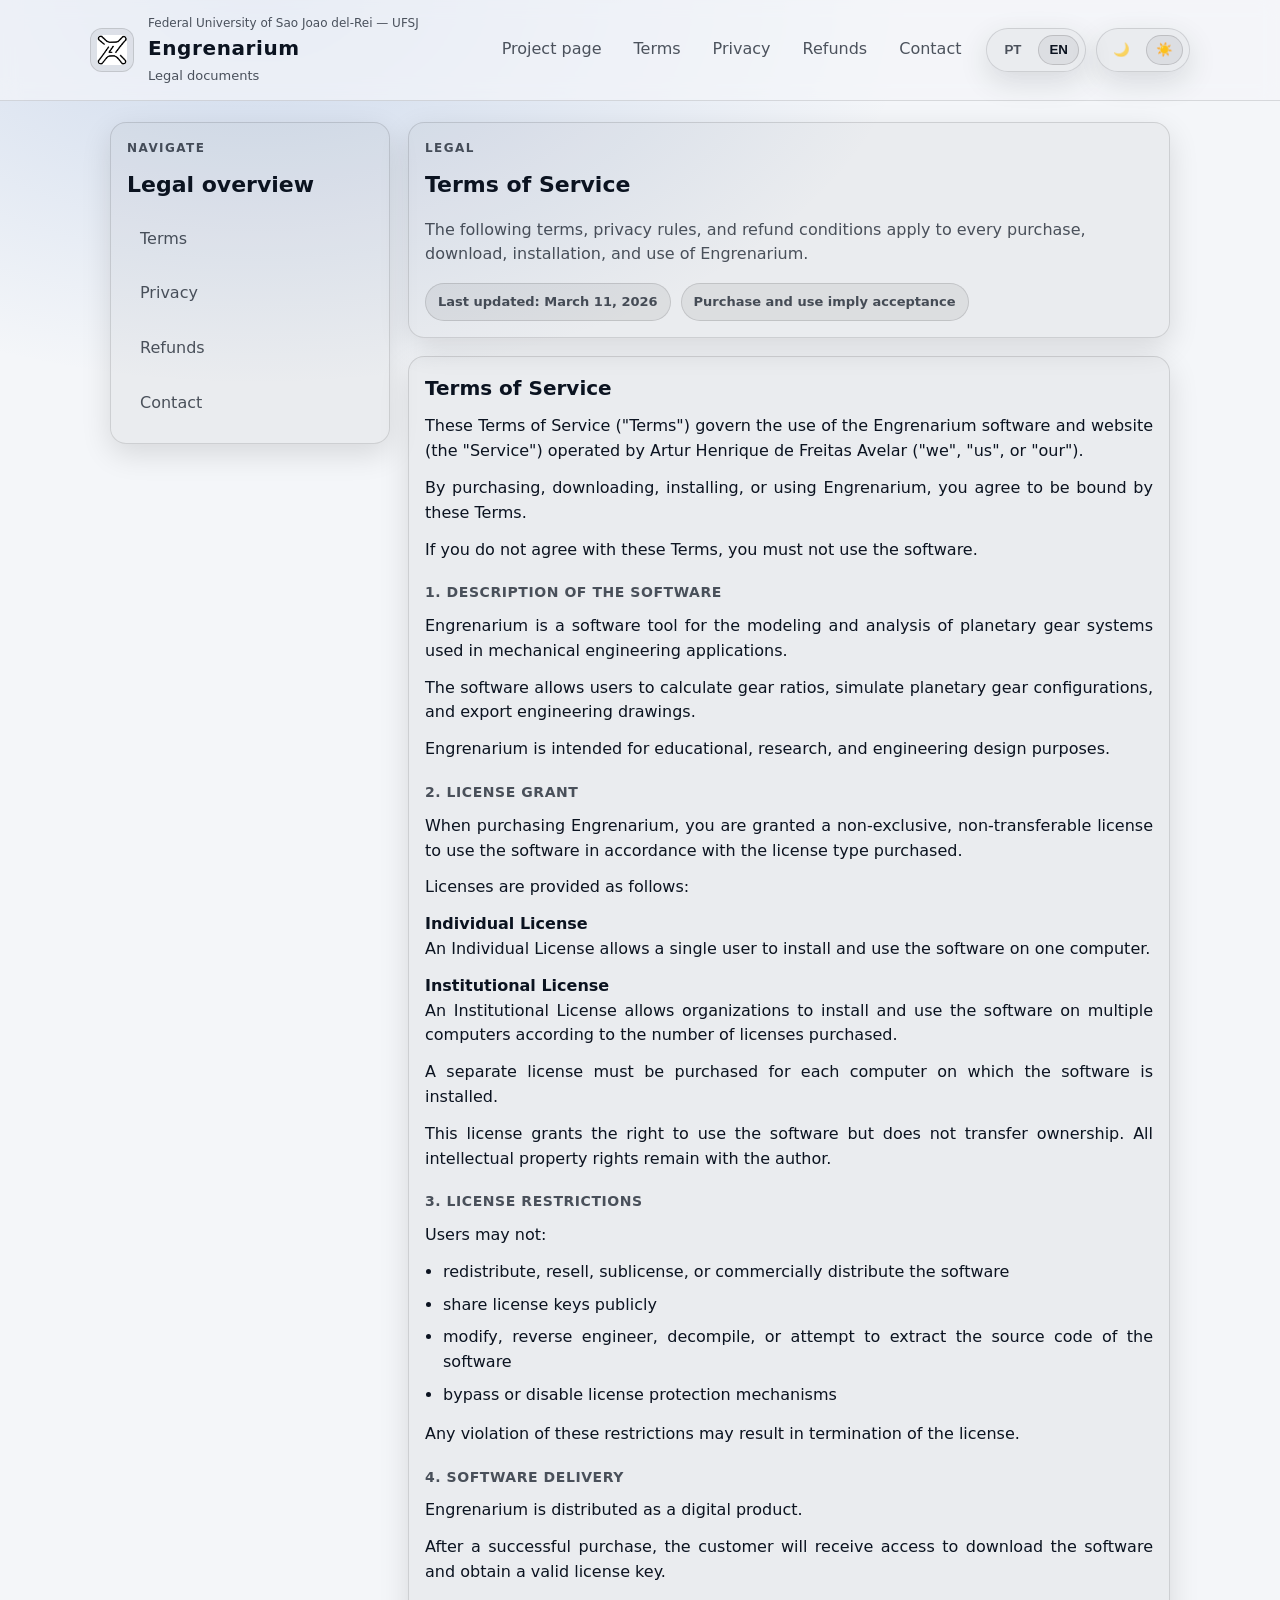
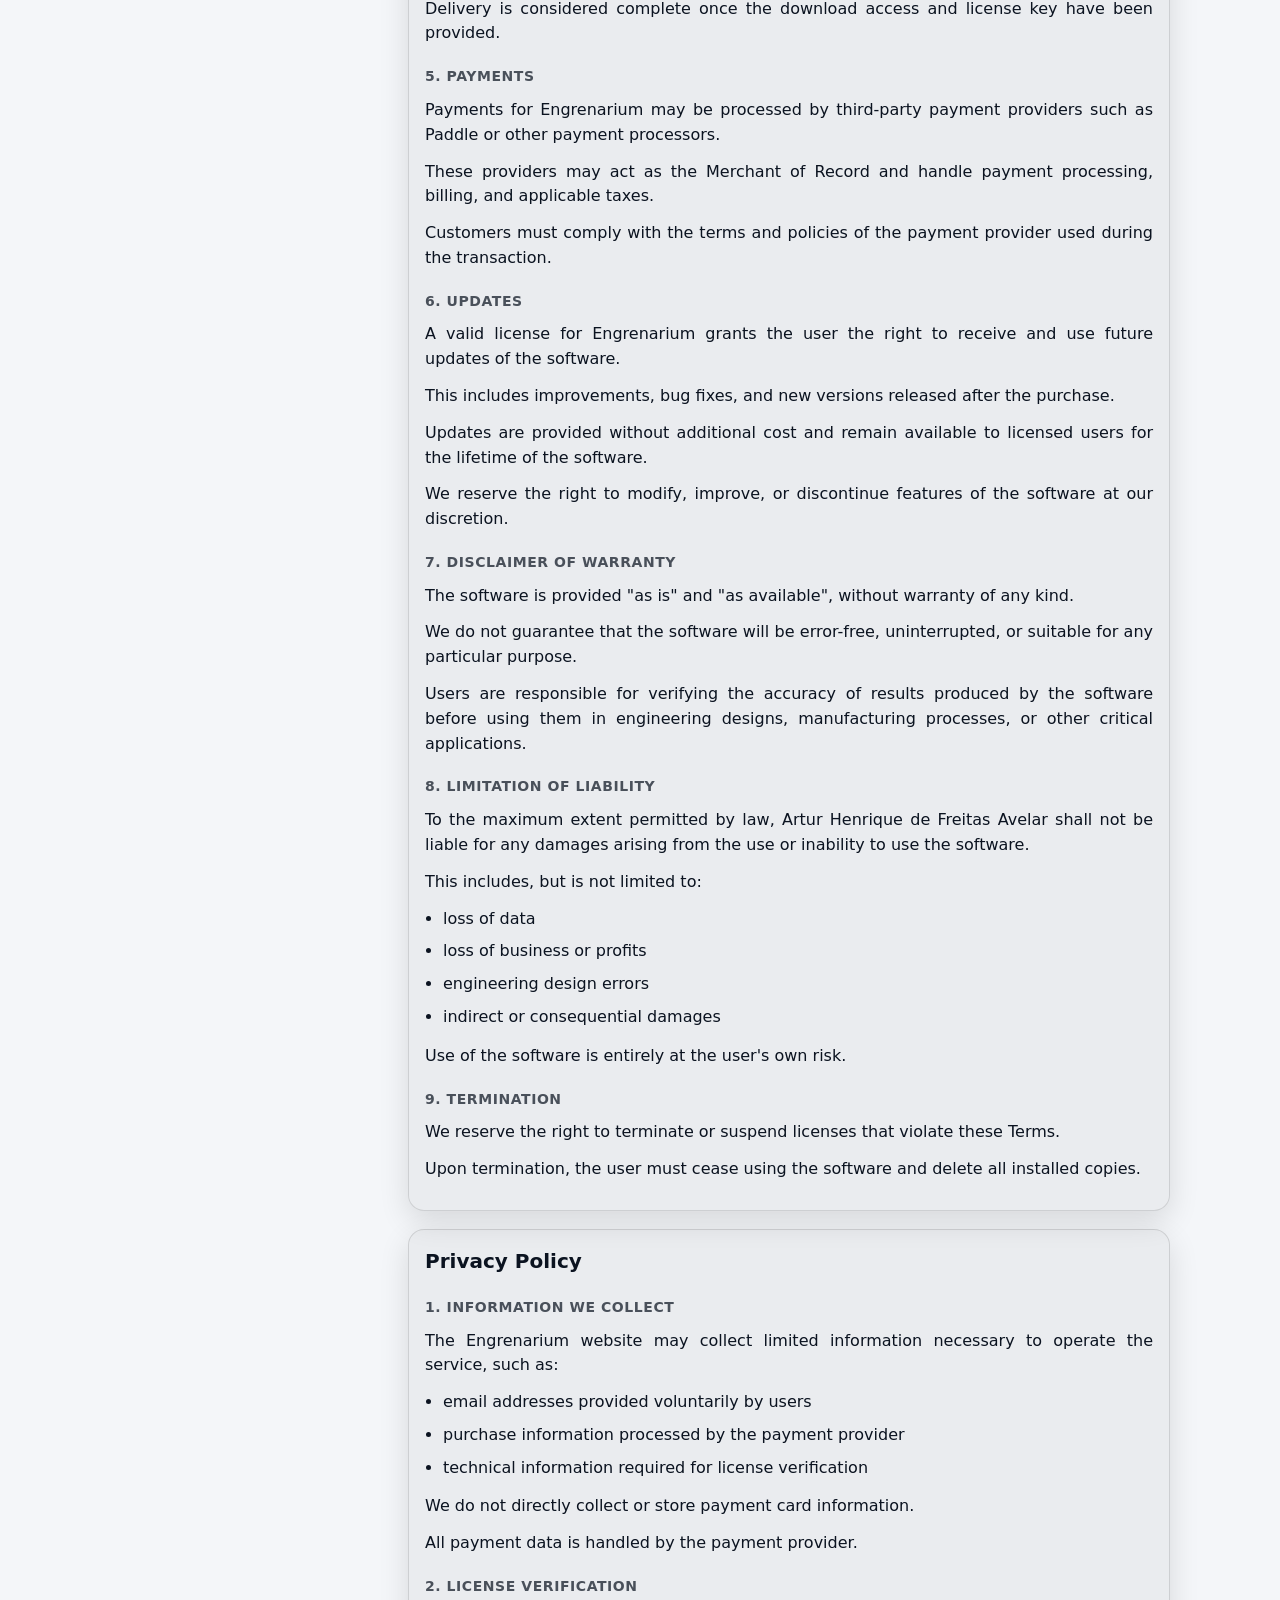
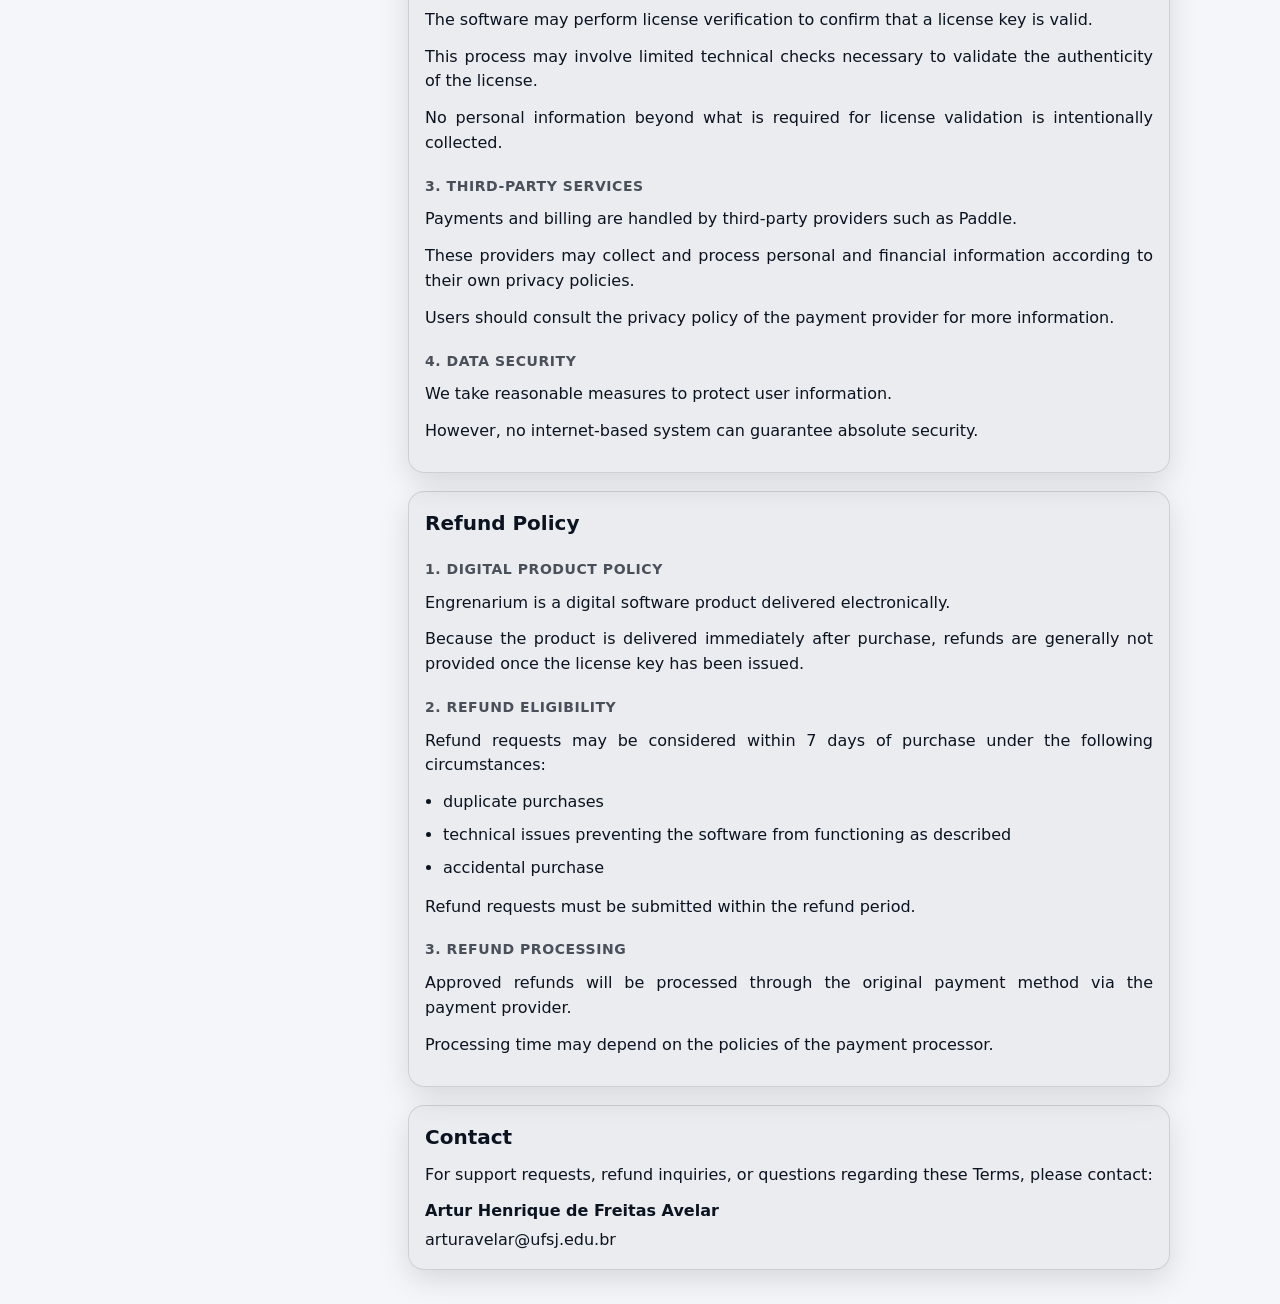
<file: Engrenarium/terms-of-service/index.html>
<!doctype html>
<html lang="en" data-theme="dark">
<head>
  <meta charset="utf-8" />
  <meta name="viewport" content="width=device-width, initial-scale=1" />
  <title data-i18n-text="meta_title">Terms of Service | Engrenarium</title>
  <meta
    name="description"
    data-i18n-content="meta_description"
    content="Terms of Service, Privacy Policy, and Refund Policy for Engrenarium."
  />
  <meta property="og:title" data-i18n-content="meta_og_title" content="Terms of Service | Engrenarium" />
  <meta property="og:description" data-i18n-content="meta_og_description" content="Legal terms, privacy policy, and refund information for Engrenarium." />
  <meta property="og:type" content="website" />
  <meta property="og:url" content="https://barbudenge.github.io/LasmeUFSJ/Engrenarium/terms-of-service/" />

  <link rel="stylesheet" href="../../style.css" />
</head>

<body>
  <a class="skip-link" href="#conteudo" data-i18n="skip">Skip to content</a>

  <header class="site-header">
    <div class="container header-grid">
      <div class="brand">
        <img class="logo" src="../../assets/logo.png" alt="LASME" />
        <div class="brand-text">
          <p class="kicker" data-i18n="kicker">Federal University of São Joao del-Rei — UFSJ</p>
          <h1>Engrenarium</h1>
          <p class="subtitle" data-i18n="subtitle">Legal documents</p>
        </div>
      </div>

      <nav class="nav" aria-label="Navigation" data-i18n-aria-label="nav_label">
        <a href="../" data-i18n="nav_back">Project page</a>
        <a href="#terms" data-i18n="nav_terms">Terms</a>
        <a href="#privacy" data-i18n="nav_privacy">Privacy</a>
        <a href="#refunds" data-i18n="nav_refunds">Refunds</a>
        <a href="#contact" data-i18n="nav_contact">Contact</a>
      </nav>

      <div class="toolbar" aria-label="Controls" data-i18n-aria-label="controls_label">
        <div class="pill" role="group" aria-label="Language" data-i18n-aria-label="language_label">
          <button class="pill-btn" type="button" data-lang="pt" aria-pressed="false">PT</button>
          <button class="pill-btn active" type="button" data-lang="en" aria-pressed="true">EN</button>
        </div>

        <div class="pill" role="group" aria-label="Theme" data-i18n-aria-label="theme_label">
          <button class="pill-icon" type="button" data-theme="dark" aria-label="Dark mode" data-i18n-aria-label="dark_mode" title="Dark mode" data-i18n-title="dark_mode">🌙</button>
          <button class="pill-icon" type="button" data-theme="light" aria-label="Light mode" data-i18n-aria-label="light_mode" title="Light mode" data-i18n-title="light_mode">☀️</button>
        </div>
      </div>
    </div>
  </header>

  <main id="conteudo" class="section">
    <div class="container legal-layout">
      <aside class="card legal-toc">
        <p class="eyebrow" data-i18n="toc_eyebrow">Navigate</p>
        <h2 data-i18n="toc_title">Legal overview</h2>
        <nav aria-label="Legal sections" data-i18n-aria-label="toc_label">
          <a href="#terms" data-i18n="nav_terms">Terms</a>
          <a href="#privacy" data-i18n="nav_privacy">Privacy</a>
          <a href="#refunds" data-i18n="nav_refunds">Refunds</a>
          <a href="#contact" data-i18n="nav_contact">Contact</a>
        </nav>
      </aside>

      <div class="legal-stack">
        <section class="card">
          <p class="eyebrow" data-i18n="hero_eyebrow">Legal</p>
          <h2 data-i18n="hero_title">Terms of Service</h2>
          <p class="muted" data-i18n="hero_text">
            The following terms, privacy rules, and refund conditions apply to every purchase, download, installation, and use of Engrenarium.
          </p>
          <div class="legal-meta">
            <span class="legal-badge">
              <span data-lang-block="en">Last updated: March 11, 2026</span>
              <span data-lang-block="pt" hidden>Ultima atualizacao: 11/03/2026</span>
            </span>
            <span class="legal-badge" data-i18n="hero_badge">Purchase and use imply acceptance</span>
          </div>
        </section>

        <section id="terms" class="card legal-section">
          <div data-lang-block="en">
            <h3>Terms of Service</h3>
            <p>These Terms of Service ("Terms") govern the use of the Engrenarium software and website (the "Service") operated by Artur Henrique de Freitas Avelar ("we", "us", or "our").</p>
            <p>By purchasing, downloading, installing, or using Engrenarium, you agree to be bound by these Terms.</p>
            <p>If you do not agree with these Terms, you must not use the software.</p>

            <h4>1. Description of the Software</h4>
            <p>Engrenarium is a software tool for the modeling and analysis of planetary gear systems used in mechanical engineering applications.</p>
            <p>The software allows users to calculate gear ratios, simulate planetary gear configurations, and export engineering drawings.</p>
            <p>Engrenarium is intended for educational, research, and engineering design purposes.</p>

            <h4>2. License Grant</h4>
            <p>When purchasing Engrenarium, you are granted a non-exclusive, non-transferable license to use the software in accordance with the license type purchased.</p>
            <p>Licenses are provided as follows:</p>
            <p><strong>Individual License</strong><br />An Individual License allows a single user to install and use the software on one computer.</p>
            <p><strong>Institutional License</strong><br />An Institutional License allows organizations to install and use the software on multiple computers according to the number of licenses purchased.</p>
            <p>A separate license must be purchased for each computer on which the software is installed.</p>
            <p>This license grants the right to use the software but does not transfer ownership. All intellectual property rights remain with the author.</p>

            <h4>3. License Restrictions</h4>
            <p>Users may not:</p>
            <ul>
              <li>redistribute, resell, sublicense, or commercially distribute the software</li>
              <li>share license keys publicly</li>
              <li>modify, reverse engineer, decompile, or attempt to extract the source code of the software</li>
              <li>bypass or disable license protection mechanisms</li>
            </ul>
            <p>Any violation of these restrictions may result in termination of the license.</p>

            <h4>4. Software Delivery</h4>
            <p>Engrenarium is distributed as a digital product.</p>
            <p>After a successful purchase, the customer will receive access to download the software and obtain a valid license key.</p>
            <p>Delivery is considered complete once the download access and license key have been provided.</p>

            <h4>5. Payments</h4>
            <p>Payments for Engrenarium may be processed by third-party payment providers such as Paddle or other payment processors.</p>
            <p>These providers may act as the Merchant of Record and handle payment processing, billing, and applicable taxes.</p>
            <p>Customers must comply with the terms and policies of the payment provider used during the transaction.</p>

            <h4>6. Updates</h4>
            <p>A valid license for Engrenarium grants the user the right to receive and use future updates of the software.</p>
            <p>This includes improvements, bug fixes, and new versions released after the purchase.</p>
            <p>Updates are provided without additional cost and remain available to licensed users for the lifetime of the software.</p>
            <p>We reserve the right to modify, improve, or discontinue features of the software at our discretion.</p>

            <h4>7. Disclaimer of Warranty</h4>
            <p>The software is provided "as is" and "as available", without warranty of any kind.</p>
            <p>We do not guarantee that the software will be error-free, uninterrupted, or suitable for any particular purpose.</p>
            <p>Users are responsible for verifying the accuracy of results produced by the software before using them in engineering designs, manufacturing processes, or other critical applications.</p>

            <h4>8. Limitation of Liability</h4>
            <p>To the maximum extent permitted by law, Artur Henrique de Freitas Avelar shall not be liable for any damages arising from the use or inability to use the software.</p>
            <p>This includes, but is not limited to:</p>
            <ul>
              <li>loss of data</li>
              <li>loss of business or profits</li>
              <li>engineering design errors</li>
              <li>indirect or consequential damages</li>
            </ul>
            <p>Use of the software is entirely at the user's own risk.</p>

            <h4>9. Termination</h4>
            <p>We reserve the right to terminate or suspend licenses that violate these Terms.</p>
            <p>Upon termination, the user must cease using the software and delete all installed copies.</p>
          </div>

          <div data-lang-block="pt" hidden>
            <h3>Termos de Servico</h3>
            <p>Estes Termos de Servico ("Termos") regem o uso do software Engrenarium e do website associado (o "Servico"), operado por Artur Henrique de Freitas Avelar.</p>
            <p>Ao comprar, baixar, instalar ou utilizar o Engrenarium, o usuario concorda em cumprir estes Termos.</p>
            <p>Caso o usuario nao concorde com estes Termos, nao devera utilizar o software.</p>

            <h4>1. Descricao do Software</h4>
            <p>Engrenarium e uma ferramenta de software para modelagem e analise de sistemas de engrenagens planetarias utilizada em aplicacoes de engenharia mecanica.</p>
            <p>O software permite aos usuarios calcular relacoes de transmissao, simular configuracoes de engrenagens planetarias e exportar desenhos de engenharia.</p>
            <p>O Engrenarium e destinado a fins educacionais, de pesquisa e de projeto em engenharia.</p>

            <h4>2. Concessao de Licenca</h4>
            <p>Ao adquirir o Engrenarium, o usuario recebe uma licenca nao exclusiva e intransferivel para utilizar o software de acordo com o tipo de licenca adquirida.</p>
            <p>As licencas sao disponibilizadas da seguinte forma:</p>
            <p><strong>Licenca Individual</strong><br />A Licenca Individual permite que um unico usuario instale e utilize o software em um unico computador.</p>
            <p><strong>Licenca Institucional</strong><br />A Licenca Institucional permite que organizacoes instalem e utilizem o software em multiplos computadores, de acordo com a quantidade de licencas adquiridas.</p>
            <p>Uma licenca separada deve ser adquirida para cada computador em que o software for instalado.</p>
            <p>Esta licenca concede o direito de uso do software, mas nao transfere a propriedade do mesmo. Todos os direitos de propriedade intelectual permanecem com o autor.</p>

            <h4>3. Restricoes de Licenca</h4>
            <p>Os usuarios nao podem:</p>
            <ul>
              <li>redistribuir, revender, sublicenciar ou distribuir comercialmente o software</li>
              <li>compartilhar chaves de licenca publicamente</li>
              <li>modificar, realizar engenharia reversa, descompilar ou tentar extrair o codigo-fonte do software</li>
              <li>contornar ou desativar mecanismos de protecao da licenca</li>
            </ul>
            <p>Qualquer violacao dessas restricoes podera resultar na revogacao da licenca.</p>

            <h4>4. Entrega do Software</h4>
            <p>O Engrenarium e distribuido como um produto digital.</p>
            <p>Apos a confirmacao da compra, o cliente recebera acesso para baixar o software e obter uma chave de licenca valida.</p>
            <p>A entrega e considerada concluida quando o acesso ao download e a chave de licenca forem fornecidos.</p>

            <h4>5. Pagamentos</h4>
            <p>Os pagamentos pelo Engrenarium podem ser processados por provedores de pagamento terceirizados, como Paddle ou outros processadores de pagamento.</p>
            <p>Esses provedores podem atuar como Merchant of Record e sao responsaveis pelo processamento de pagamentos, faturamento e aplicacao de impostos quando necessario.</p>
            <p>Os clientes devem cumprir tambem os termos e politicas do provedor de pagamento utilizado na transacao.</p>

            <h4>6. Atualizacoes</h4>
            <p>Uma licenca valida do Engrenarium concede ao usuario o direito de receber e utilizar futuras atualizacoes do software.</p>
            <p>Isso inclui melhorias, correcoes de erros e novas versoes lancadas apos a compra.</p>
            <p>As atualizacoes sao disponibilizadas sem custo adicional e permanecem acessiveis aos usuarios licenciados durante toda a existencia do software.</p>
            <p>Reservamo-nos o direito de modificar, melhorar ou descontinuar funcionalidades do software a nosso criterio.</p>

            <h4>7. Isencao de Garantia</h4>
            <p>O software e fornecido "no estado em que se encontra" e "conforme disponivel", sem garantias de qualquer tipo.</p>
            <p>Nao garantimos que o software estara livre de erros, que funcionara sem interrupcoes ou que sera adequado para qualquer finalidade especifica.</p>
            <p>Os usuarios sao responsaveis por verificar a precisao dos resultados produzidos pelo software antes de utiliza-los em projetos de engenharia, processos de fabricacao ou outras aplicacoes criticas.</p>

            <h4>8. Limitacao de Responsabilidade</h4>
            <p>Na maxima extensao permitida pela legislacao aplicavel, Artur Henrique de Freitas Avelar nao sera responsavel por quaisquer danos decorrentes do uso ou da impossibilidade de uso do software.</p>
            <p>Isso inclui, entre outros:</p>
            <ul>
              <li>perda de dados</li>
              <li>perda de negocios ou lucros</li>
              <li>erros de projeto de engenharia</li>
              <li>danos indiretos ou consequenciais</li>
            </ul>
            <p>O uso do software e realizado por conta e risco do usuario.</p>

            <h4>9. Rescisao</h4>
            <p>Reservamo-nos o direito de suspender ou encerrar licencas que violem estes Termos.</p>
            <p>Em caso de rescisao, o usuario devera interromper imediatamente o uso do software e excluir todas as copias instaladas.</p>
          </div>
        </section>

        <section id="privacy" class="card legal-section">
          <div data-lang-block="en">
            <h3>Privacy Policy</h3>

            <h4>1. Information We Collect</h4>
            <p>The Engrenarium website may collect limited information necessary to operate the service, such as:</p>
            <ul>
              <li>email addresses provided voluntarily by users</li>
              <li>purchase information processed by the payment provider</li>
              <li>technical information required for license verification</li>
            </ul>
            <p>We do not directly collect or store payment card information.</p>
            <p>All payment data is handled by the payment provider.</p>

            <h4>2. License Verification</h4>
            <p>The software may perform license verification to confirm that a license key is valid.</p>
            <p>This process may involve limited technical checks necessary to validate the authenticity of the license.</p>
            <p>No personal information beyond what is required for license validation is intentionally collected.</p>

            <h4>3. Third-Party Services</h4>
            <p>Payments and billing are handled by third-party providers such as Paddle.</p>
            <p>These providers may collect and process personal and financial information according to their own privacy policies.</p>
            <p>Users should consult the privacy policy of the payment provider for more information.</p>

            <h4>4. Data Security</h4>
            <p>We take reasonable measures to protect user information.</p>
            <p>However, no internet-based system can guarantee absolute security.</p>
          </div>

          <div data-lang-block="pt" hidden>
            <h3>Politica de Privacidade</h3>

            <h4>1. Informacoes Coletadas</h4>
            <p>O website do Engrenarium pode coletar informacoes limitadas necessarias para operar o servico, tais como:</p>
            <ul>
              <li>enderecos de e-mail fornecidos voluntariamente pelos usuarios</li>
              <li>informacoes de compra processadas pelo provedor de pagamento</li>
              <li>informacoes tecnicas necessarias para verificacao de licenca</li>
            </ul>
            <p>Nao coletamos nem armazenamos diretamente informacoes de cartao de credito ou dados de pagamento.</p>
            <p>Todos os dados de pagamento sao processados pelo provedor de pagamento.</p>

            <h4>2. Verificacao de Licenca</h4>
            <p>O software pode realizar verificacoes de licenca para confirmar que uma chave de licenca e valida.</p>
            <p>Esse processo pode envolver verificacoes tecnicas limitadas necessarias para validar a autenticidade da licenca.</p>
            <p>Nenhuma informacao pessoal alem da necessaria para validacao da licenca e intencionalmente coletada.</p>

            <h4>3. Servicos de Terceiros</h4>
            <p>Pagamentos e faturamento sao processados por provedores de pagamento terceirizados, como Paddle.</p>
            <p>Esses provedores podem coletar e processar informacoes pessoais e financeiras de acordo com suas proprias politicas de privacidade.</p>
            <p>Os usuarios devem consultar a politica de privacidade do provedor de pagamento para mais informacoes.</p>

            <h4>4. Seguranca dos Dados</h4>
            <p>Adotamos medidas razoaveis para proteger as informacoes dos usuarios.</p>
            <p>Entretanto, nenhum sistema baseado na internet pode garantir seguranca absoluta.</p>
          </div>
        </section>

        <section id="refunds" class="card legal-section">
          <div data-lang-block="en">
            <h3>Refund Policy</h3>

            <h4>1. Digital Product Policy</h4>
            <p>Engrenarium is a digital software product delivered electronically.</p>
            <p>Because the product is delivered immediately after purchase, refunds are generally not provided once the license key has been issued.</p>

            <h4>2. Refund Eligibility</h4>
            <p>Refund requests may be considered within 7 days of purchase under the following circumstances:</p>
            <ul>
              <li>duplicate purchases</li>
              <li>technical issues preventing the software from functioning as described</li>
              <li>accidental purchase</li>
            </ul>
            <p>Refund requests must be submitted within the refund period.</p>

            <h4>3. Refund Processing</h4>
            <p>Approved refunds will be processed through the original payment method via the payment provider.</p>
            <p>Processing time may depend on the policies of the payment processor.</p>
          </div>

          <div data-lang-block="pt" hidden>
            <h3>Politica de Reembolso</h3>

            <h4>1. Politica para Produtos Digitais</h4>
            <p>O Engrenarium e um software digital entregue eletronicamente.</p>
            <p>Devido a natureza dos produtos digitais, reembolsos geralmente nao sao concedidos apos a emissao da chave de licenca.</p>

            <h4>2. Elegibilidade para Reembolso</h4>
            <p>Solicitacoes de reembolso podem ser consideradas dentro de um prazo de 7 dias apos a compra nas seguintes situacoes:</p>
            <ul>
              <li>compras duplicadas</li>
              <li>problemas tecnicos que impecam o funcionamento do software conforme descrito</li>
              <li>compra realizada por engano</li>
            </ul>
            <p>As solicitacoes de reembolso devem ser enviadas dentro do prazo estabelecido.</p>

            <h4>3. Processamento de Reembolsos</h4>
            <p>Reembolsos aprovados serao processados pelo metodo de pagamento original atraves do provedor de pagamento utilizado na compra.</p>
            <p>O tempo de processamento pode variar de acordo com as politicas do processador de pagamento.</p>
          </div>
        </section>

        <section id="contact" class="card legal-section">
          <div data-lang-block="en">
            <h3>Contact</h3>
            <p>For support requests, refund inquiries, or questions regarding these Terms, please contact:</p>
          </div>

          <div data-lang-block="pt" hidden>
            <h3>Contato</h3>
            <p>Para solicitacoes de suporte, pedidos de reembolso ou duvidas sobre estes Termos, entre em contato:</p>
          </div>

          <div class="legal-contact">
            <strong>Artur Henrique de Freitas Avelar</strong>
            <a href="mailto:arturavelar@ufsj.edu.br">arturavelar@ufsj.edu.br</a>
          </div>
        </section>
      </div>
    </div>
  </main>

  <script>
    const I18N = {
      pt: {
        meta_title: "Termos de Servico | Engrenarium",
        meta_description: "Termos de Servico, Politica de Privacidade e Politica de Reembolso do Engrenarium.",
        meta_og_title: "Termos de Servico | Engrenarium",
        meta_og_description: "Informacoes legais, de privacidade e de reembolso do Engrenarium.",
        skip: "Ir para o conteudo",
        kicker: "Universidade Federal de Sao Joao del-Rei — UFSJ",
        subtitle: "Documentos legais",
        nav_label: "Navegacao",
        nav_back: "Pagina do projeto",
        nav_terms: "Termos",
        nav_privacy: "Privacidade",
        nav_refunds: "Reembolsos",
        nav_contact: "Contato",
        controls_label: "Controles",
        language_label: "Idioma",
        theme_label: "Tema",
        dark_mode: "Modo escuro",
        light_mode: "Modo claro",
        toc_eyebrow: "Navegacao",
        toc_title: "Visao geral legal",
        toc_label: "Secoes legais",
        hero_eyebrow: "Legal",
        hero_title: "Termos de Servico",
        hero_text: "Os termos abaixo, as regras de privacidade e as condicoes de reembolso se aplicam a toda compra, download, instalacao e uso do Engrenarium.",
        hero_badge: "Compra e uso implicam concordancia"
      },
      en: {
        meta_title: "Terms of Service | Engrenarium",
        meta_description: "Terms of Service, Privacy Policy, and Refund Policy for Engrenarium.",
        meta_og_title: "Terms of Service | Engrenarium",
        meta_og_description: "Legal terms, privacy policy, and refund information for Engrenarium.",
        skip: "Skip to content",
        kicker: "Federal University of Sao Joao del-Rei — UFSJ",
        subtitle: "Legal documents",
        nav_label: "Navigation",
        nav_back: "Project page",
        nav_terms: "Terms",
        nav_privacy: "Privacy",
        nav_refunds: "Refunds",
        nav_contact: "Contact",
        controls_label: "Controls",
        language_label: "Language",
        theme_label: "Theme",
        dark_mode: "Dark mode",
        light_mode: "Light mode",
        toc_eyebrow: "Navigate",
        toc_title: "Legal overview",
        toc_label: "Legal sections",
        hero_eyebrow: "Legal",
        hero_title: "Terms of Service",
        hero_text: "The following terms, privacy rules, and refund conditions apply to every purchase, download, installation, and use of Engrenarium.",
        hero_badge: "Purchase and use imply acceptance"
      }
    };

    const root = document.documentElement;
    const LANG_STORAGE_KEY = "lasme_lang_v2";
    const THEME_STORAGE_KEY = "lasme_theme";

    function applyLang(lang) {
      const dict = I18N[lang] || I18N.en;
      root.lang = (lang === "en") ? "en" : "pt-BR";
      localStorage.setItem(LANG_STORAGE_KEY, lang);

      document.querySelectorAll("[data-i18n]").forEach(el => {
        const key = el.getAttribute("data-i18n");
        if (key && dict[key]) el.textContent = dict[key];
      });

      document.querySelectorAll("[data-i18n-text]").forEach(el => {
        const key = el.getAttribute("data-i18n-text");
        if (key && dict[key]) el.textContent = dict[key];
      });

      document.querySelectorAll("[data-i18n-content]").forEach(el => {
        const key = el.getAttribute("data-i18n-content");
        if (key && dict[key]) el.setAttribute("content", dict[key]);
      });

      document.querySelectorAll("[data-i18n-aria-label]").forEach(el => {
        const key = el.getAttribute("data-i18n-aria-label");
        if (key && dict[key]) el.setAttribute("aria-label", dict[key]);
      });

      document.querySelectorAll("[data-i18n-title]").forEach(el => {
        const key = el.getAttribute("data-i18n-title");
        if (key && dict[key]) el.setAttribute("title", dict[key]);
      });

      document.querySelectorAll("[data-lang-block]").forEach(el => {
        const visible = el.getAttribute("data-lang-block") === lang;
        el.hidden = !visible;
      });

      document.querySelectorAll("button[data-lang]").forEach(btn => {
        const on = btn.dataset.lang === lang;
        btn.classList.toggle("active", on);
        btn.setAttribute("aria-pressed", on ? "true" : "false");
      });
    }

    function applyTheme(theme) {
      const t = (theme === "light") ? "light" : "dark";
      root.setAttribute("data-theme", t);
      localStorage.setItem(THEME_STORAGE_KEY, t);

      document.querySelectorAll("button[data-theme]").forEach(btn => {
        btn.classList.toggle("active", btn.dataset.theme === t);
      });
    }

    document.addEventListener("DOMContentLoaded", () => {
      document.querySelectorAll("button[data-lang]").forEach(btn => {
        btn.addEventListener("click", () => applyLang(btn.dataset.lang));
      });
      document.querySelectorAll("button[data-theme]").forEach(btn => {
        btn.addEventListener("click", () => applyTheme(btn.dataset.theme));
      });

      applyLang(localStorage.getItem(LANG_STORAGE_KEY) || "en");
      applyTheme(localStorage.getItem(THEME_STORAGE_KEY) || "light");
    });
  </script>
</body>
</html>
</file>
<file: style.css>
/* =========================
   Tema (dark/light) via data-theme
   ========================= */

:root{
  --radius: 16px;
  --max: 1100px;
  --shadow: 0 10px 30px rgba(0,0,0,.22);
  --border: rgba(255,255,255,.10);
  --ring: rgba(255,255,255,.16);
  --header-h: 88px;
}

html[data-theme="dark"]{
  --bg: #0b0f14;
  --panel: rgba(255,255,255,.035);
  --panel-2: rgba(255,255,255,.05);
  --text: #e8eef6;
  --muted: #a7b3c2;
  --chip: rgba(255,255,255,.06);
  --chip-border: rgba(255,255,255,.12);
}

html[data-theme="light"]{
  --bg: #f4f6f9;
  --panel: rgba(0,0,0,.04);
  --panel-2: rgba(0,0,0,.06);
  --text: #0b1320;
  --muted: rgba(11,19,32,.72);
  --border: rgba(0,0,0,.12);
  --ring: rgba(0,0,0,.14);
  --chip: rgba(0,0,0,.06);
  --chip-border: rgba(0,0,0,.12);
  --shadow: 0 10px 30px rgba(0,0,0,.12);
}

*{ box-sizing: border-box; }
html, body{ height: 100%; }

body{
  margin: 0;
  font-family: ui-sans-serif, system-ui, -apple-system, "Segoe UI", Roboto, Arial, "Noto Sans", "Liberation Sans", sans-serif;
  color: var(--text);
  background:
    radial-gradient(1200px 700px at 20% 0%,
      rgba(72, 118, 190, .22) 0%,
      rgba(11, 15, 20, 0) 55%) fixed,
    var(--bg);
  line-height: 1.55;
  padding-top: var(--header-h);
}

a{ color: inherit; text-decoration: none; }
a:hover{ text-decoration: underline; }

.container{
  max-width: var(--max);
  margin: 0 auto;
  padding: 0 20px;
}

.skip-link{
  position: absolute;
  left: -999px;
  top: 10px;
  background: #fff;
  color: #000;
  padding: 10px 12px;
  border-radius: 10px;
}
.skip-link:focus{ left: 10px; }

/* =========================
   Header
   ========================= */

.site-header{
  position: fixed;
  top: 0;
  left: 0;
  right: 0;
  backdrop-filter: blur(10px);
  background: color-mix(in srgb, var(--bg) 70%, transparent);
  border-bottom: 1px solid var(--border);
  z-index: 10;
}

.header-grid{
  display: grid;
  grid-template-columns: 1fr auto auto;
  gap: 14px;
  align-items: center;
  padding: 14px 0;
}

.brand{
  display: flex;
  gap: 14px;
  align-items: center;
  min-width: 0;
}

.logo{
  width: 44px;
  height: 44px;
  border-radius: 12px;
  background: var(--chip);
  border: 1px solid var(--chip-border);
  padding: 6px;
  object-fit: contain;
}

.brand-text .kicker{
  margin: 0;
  font-size: 12px;
  color: var(--muted);
}
.brand-text h1{
  margin: 0;
  font-size: 20px;
  letter-spacing: .6px;
}
.brand-text .subtitle{
  margin: 2px 0 0;
  color: var(--muted);
  font-size: 13px;
}

.nav{
  display: flex;
  gap: 10px;
  flex-wrap: wrap;
  justify-content: flex-end;
}
.nav a{
  padding: 8px 10px;
  border-radius: 12px;
  border: 1px solid transparent;
  color: var(--muted);
}
.nav a:hover{
  border-color: var(--border);
  color: var(--text);
  text-decoration: none;
}

/* =========================
   Toolbar (estilo Engrenarium)
   ========================= */

.toolbar{
  display: flex;
  gap: 10px;
  justify-content: flex-end;
}

.pill{
  display: inline-flex;
  align-items: center;
  gap: 6px;
  padding: 6px;
  border-radius: 999px;
  background: var(--panel);
  border: 1px solid var(--border);
  box-shadow: var(--shadow);
}

.pill-btn, .pill-icon{
  appearance: none;
  border: 1px solid transparent;
  background: transparent;
  color: var(--muted);
  border-radius: 999px;
  padding: 7px 10px;
  cursor: pointer;
  font-weight: 700;
  line-height: 1;
}

.pill-icon{ padding: 7px 9px; }

.pill-btn:hover, .pill-icon:hover{
  color: var(--text);
  background: var(--panel-2);
  border-color: var(--ring);
}

.pill-btn.active, .pill-icon.active{
  color: var(--text);
  background: var(--panel-2);
  border-color: var(--ring);
}

/* =========================
   Conteúdo
   ========================= */

.hero{
  padding: 44px 0 20px;
}

.hero-grid{
  display: grid;
  grid-template-columns: 1.3fr .7fr;
  gap: 18px;
  align-items: start;
}

.hero-intro{
  display: grid;
  grid-template-columns: 220px 1fr;
  gap: 10px;
  align-items: center;
}

.hero-logo{
  display: block;
  width: 100%;
  max-width: 190px;
  height: auto;
  justify-self: start;
}

.hero h2{
  margin: 0 0 10px;
  font-size: 34px;
  line-height: 1.15;
}

.hero p{
  margin: 0 0 18px;
  color: var(--muted);
  max-width: 70ch;
}

.section{
  padding: 34px 0;
}

section[id],
.legal-section{
  scroll-margin-top: calc(var(--header-h) + 4px);
}

.section-divider{
  border-top: 1px solid var(--border);
  border-bottom: 1px solid var(--border);
}

.download-section{
  padding-top: 18px;
  padding-bottom: 18px;
}

.section.alt{
  background: linear-gradient(180deg, rgba(255,255,255,.03), rgba(255,255,255,0));
  border-top: 1px solid var(--border);
  border-bottom: 1px solid var(--border);
}

h2{
  margin: 0 0 14px;
  font-size: 22px;
}

h3{
  margin: 0 0 10px;
  font-size: 16px;
}

.card{
  background: var(--panel);
  border: 1px solid var(--border);
  border-radius: var(--radius);
  padding: 16px;
  box-shadow: var(--shadow);
}

.card.highlight{
  background: linear-gradient(180deg, color-mix(in srgb, var(--panel-2) 90%, transparent), var(--panel));
  display: flex;
  gap: 14px;
  align-items: center;
}

.highlight-logo{
  width: 72px;
  height: 72px;
  flex: 0 0 auto;
  border-radius: 14px;
  background: var(--chip);
  border: 1px solid var(--chip-border);
  padding: 8px;
  object-fit: contain;
}

.highlight-body{ min-width: 0; }

.muted{ color: var(--muted); }

.note{
  margin-top: 14px;
  color: var(--muted);
  font-size: 13px;
}

.grid-3{
  display: grid;
  grid-template-columns: repeat(3, 1fr);
  gap: 14px;
}

.grid-2{
  display: grid;
  grid-template-columns: repeat(2, 1fr);
  gap: 14px;
}

.cta, .actions{
  display: flex;
  gap: 10px;
  flex-wrap: wrap;
  margin-top: 10px;
}

.button{
  display: inline-flex;
  align-items: center;
  justify-content: center;
  padding: 10px 14px;
  border-radius: 14px;
  border: 1px solid var(--chip-border);
  background: var(--chip);
  color: var(--text);
  text-decoration: none;
  font-weight: 700;
}

.button:hover{
  text-decoration: none;
  border-color: var(--ring);
  background: var(--panel-2);
}

.button.ghost{
  background: transparent;
  border-color: var(--chip-border);
  color: var(--muted);
}

.button.ghost:hover{
  color: var(--text);
  border-color: var(--ring);
  background: var(--panel-2);
}

.button.small{
  padding: 8px 12px;
  border-radius: 12px;
  font-size: 13px;
}

.link{
  display: inline-block;
  margin-top: 10px;
  color: var(--muted);
  font-size: 13px;
}

.link:hover{ color: var(--text); }

.list{
  margin: 0;
  padding-left: 18px;
}

.list li{ margin: 8px 0; }

.footer{
  margin-top: 18px;
  padding-top: 12px;
  border-top: 1px solid var(--border);
}

.eyebrow{
  margin: 0 0 10px;
  font-size: 12px;
  font-weight: 700;
  letter-spacing: .12em;
  text-transform: uppercase;
  color: var(--muted);
}

.legal-cta p{
  max-width: 72ch;
}

.pricing-list-card{
  margin-top: 18px;
  padding: 20px 24px;
}

.pricing-list{
  list-style: disc;
  margin: 0;
  padding-left: 22px;
}

.pricing-item{
  padding: 0;
  margin: 0;
}

.pricing-item + .pricing-item{
  margin-top: 16px;
  padding-top: 16px;
  border-top: 1px solid var(--border);
}

.pricing-item-main{
  display: grid;
  grid-template-columns: minmax(0, 1fr) auto;
  gap: 10px 18px;
  align-items: start;
}

.pricing-item-label{
  margin: 0;
}

.pricing-item-title{
  display: block;
  font-size: 15px;
  font-weight: 700;
  color: var(--text);
}

.pricing-item-price{
  margin: 0;
  font-size: 18px;
  line-height: 1.2;
  font-weight: 700;
  white-space: nowrap;
}

.pricing-item-text{
  display: block;
  margin-top: 4px;
}

.pro-features{
  margin-top: 18px;
}

.pro-list{
  margin-top: 12px;
}

.pricing-highlight{
  margin: 8px 0 0;
  font-size: 18px;
  font-weight: 700;
  color: #c53434;
}

.contact-block{
  margin-top: 18px;
}

.contact-block p{
  margin: 0;
  font-size: 16px;
}

.screenshot-grid{
  display: grid;
  grid-template-columns: repeat(2, 1fr);
  gap: 14px;
  margin-top: 18px;
}

.screenshot-card{
  display: grid;
  gap: 12px;
}

.screenshot-frame{
  appearance: none;
  padding: 0;
  width: 100%;
  overflow: hidden;
  border-radius: 12px;
  border: 1px solid var(--chip-border);
  background: var(--chip);
  cursor: zoom-in;
}

.screenshot-frame img{
  display: block;
  width: 100%;
  height: auto;
}

.screenshot-frame:hover{
  border-color: var(--ring);
}

.lightbox-open{
  overflow: hidden;
}

.lightbox{
  position: fixed;
  inset: 0;
  z-index: 30;
  display: grid;
  place-items: center;
  padding: 24px;
}

.lightbox[hidden]{
  display: none;
}

.lightbox-backdrop{
  position: absolute;
  inset: 0;
  background: rgba(4, 7, 12, .78);
  backdrop-filter: blur(8px);
}

.lightbox-dialog{
  position: relative;
  z-index: 1;
  width: min(1100px, 100%);
  max-height: calc(100vh - 48px);
  padding: 16px;
  border-radius: 18px;
  border: 1px solid var(--border);
  background: color-mix(in srgb, var(--bg) 82%, transparent);
  box-shadow: var(--shadow);
}

.lightbox-image{
  display: block;
  width: 100%;
  max-height: calc(100vh - 150px);
  object-fit: contain;
  border-radius: 12px;
  background: var(--chip);
}

.lightbox-close{
  appearance: none;
  position: absolute;
  top: 10px;
  right: 10px;
  width: 36px;
  height: 36px;
  border-radius: 999px;
  border: 1px solid var(--chip-border);
  background: color-mix(in srgb, var(--bg) 88%, transparent);
  color: var(--text);
  font-size: 24px;
  line-height: 1;
  cursor: pointer;
}

.legal-layout{
  display: grid;
  grid-template-columns: 280px 1fr;
  gap: 18px;
  align-items: start;
}

.legal-toc{
  position: sticky;
  top: calc(var(--header-h) + 4px);
}

.legal-toc nav{
  display: grid;
  gap: 8px;
}

.legal-toc a{
  display: block;
  padding: 10px 12px;
  border-radius: 12px;
  border: 1px solid transparent;
  color: var(--muted);
}

.legal-toc a:hover{
  color: var(--text);
  border-color: var(--border);
  background: var(--panel-2);
  text-decoration: none;
}

.legal-stack{
  display: grid;
  gap: 18px;
}

.legal-meta{
  display: flex;
  flex-wrap: wrap;
  gap: 10px;
  margin-top: 16px;
}

.legal-badge{
  display: inline-flex;
  align-items: center;
  padding: 8px 12px;
  border-radius: 999px;
  border: 1px solid var(--chip-border);
  background: var(--chip);
  color: var(--muted);
  font-size: 13px;
  font-weight: 600;
}

.legal-section h3{
  margin-top: 0;
  font-size: 20px;
}

.legal-section h4{
  margin: 20px 0 10px;
  font-size: 14px;
  letter-spacing: .04em;
  text-transform: uppercase;
  color: var(--muted);
}

.legal-section p{
  margin: 0 0 12px;
  text-align: justify;
  text-justify: inter-word;
  hyphens: auto;
}

.legal-section ul{
  margin: 0 0 14px;
  padding-left: 18px;
}

.legal-section li{
  margin: 8px 0;
  text-align: justify;
  text-justify: inter-word;
  hyphens: auto;
}

.legal-contact{
  display: grid;
  gap: 4px;
}

/* =========================
   Responsivo
   ========================= */

@media (max-width: 980px){
  .header-grid{
    grid-template-columns: 1fr;
    gap: 10px;
  }
  .nav{ justify-content: flex-start; }
  .toolbar{ justify-content: flex-start; }
  .hero-grid{ grid-template-columns: 1fr; }
  .hero-intro{ grid-template-columns: 1fr; }
  .hero-logo{ justify-self: start; max-width: 132px; }
  .grid-3{ grid-template-columns: 1fr; }
  .grid-2{ grid-template-columns: 1fr; }
  .screenshot-grid{ grid-template-columns: 1fr; }
  .legal-layout{ grid-template-columns: 1fr; }
  .legal-toc{ position: static; }
  .hero h2{ font-size: 28px; }
}
</file>
